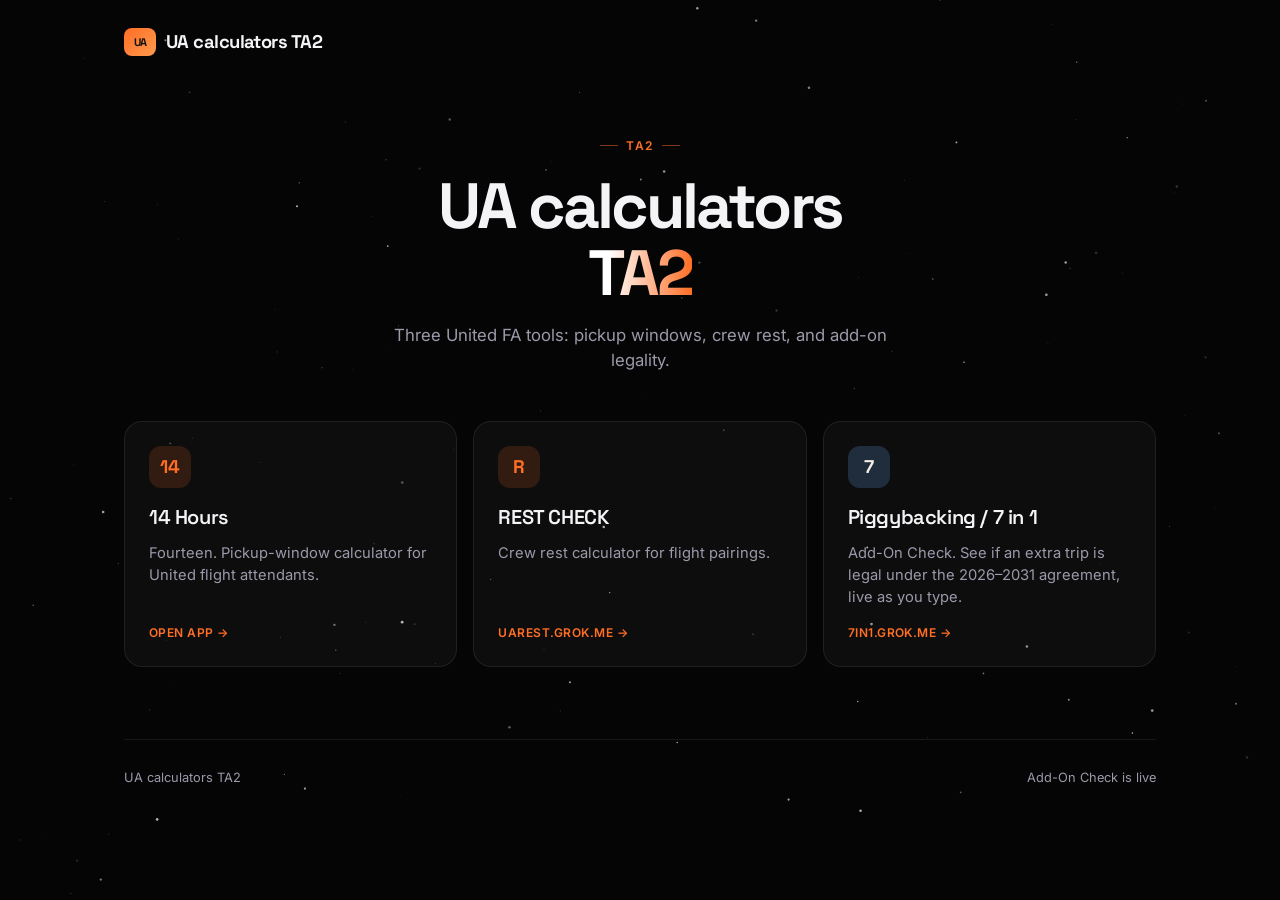
<file: index.html>
<!DOCTYPE html>
<html lang="en">
<head>
  <meta charset="utf-8" />
  <meta http-equiv="Cache-Control" content="no-cache, no-store, must-revalidate" />
  <meta name="viewport" content="width=device-width, initial-scale=1" />
  <meta name="theme-color" content="#ff6e25" />
  <link rel="manifest" href="./manifest.json" />
  <link rel="icon" href="./icon-192.png" />
  <link rel="apple-touch-icon" href="./icon-192.png" />
  <title>UA calculators TA2</title>
  <meta name="description" content="UA calculators TA2 — 14 Hours, REST CHECK, and Piggybacking / 7 in 1." />
  <link rel="preconnect" href="https://fonts.googleapis.com" />
  <link rel="preconnect" href="https://fonts.gstatic.com" crossorigin />
  <link href="https://fonts.googleapis.com/css2?family=Inter:wght@400;500;600&family=Space+Grotesk:wght@600;700&display=swap" rel="stylesheet" />
  <style>
    :root {
      --bg: #050506;
      --card: rgba(255, 255, 255, 0.035);
      --card-hover: rgba(255, 255, 255, 0.06);
      --border: rgba(255, 255, 255, 0.08);
      --text: #f4f4f7;
      --muted: #9a9aaa;
      --accent: #ff6e25;
      --accent-dim: rgba(255, 110, 37, 0.15);
      --navy: #243447;
      --glow: 0 0 40px rgba(255, 110, 37, 0.12);
    }
    * { box-sizing: border-box; margin: 0; padding: 0; }
    html, body { min-height: 100%; }
    body {
      font-family: Inter, system-ui, sans-serif;
      background: var(--bg);
      color: var(--text);
      line-height: 1.5;
    }
    canvas#stars {
      position: fixed;
      inset: 0;
      z-index: 0;
      pointer-events: none;
    }
    .wrap {
      position: relative;
      z-index: 1;
      max-width: 1080px;
      margin: 0 auto;
      padding: 0 24px 80px;
    }
    header {
      display: flex;
      align-items: center;
      justify-content: space-between;
      padding: 28px 0 8px;
    }
    .brand {
      font-family: "Space Grotesk", sans-serif;
      font-weight: 700;
      font-size: 1.15rem;
      letter-spacing: -0.03em;
      display: flex;
      align-items: center;
      gap: 10px;
      text-decoration: none;
      color: var(--text);
    }
    .brand-mark {
      width: 32px;
      height: 28px;
      border-radius: 8px;
      background: linear-gradient(135deg, var(--accent), #ff9a4d);
      display: grid;
      place-items: center;
      font-size: 11px;
      font-weight: 700;
      color: #111;
    }
    .hero {
      text-align: center;
      padding: 64px 0 48px;
    }
    .eyebrow {
      display: inline-flex;
      align-items: center;
      gap: 8px;
      font-size: 0.75rem;
      font-weight: 600;
      letter-spacing: 0.14em;
      text-transform: uppercase;
      color: var(--accent);
      margin-bottom: 18px;
    }
    .eyebrow::before, .eyebrow::after {
      content: "";
      width: 18px;
      height: 1px;
      background: var(--accent);
      opacity: 0.5;
    }
    h1 {
      font-family: "Space Grotesk", sans-serif;
      font-size: clamp(2.4rem, 6.5vw, 4rem);
      font-weight: 700;
      letter-spacing: -0.045em;
      line-height: 1.05;
      margin-bottom: 16px;
    }
    h1 span {
      background: linear-gradient(90deg, #fff 20%, var(--accent) 100%);
      -webkit-background-clip: text;
      background-clip: text;
      color: transparent;
    }
    .hero p {
      max-width: 520px;
      margin: 0 auto;
      color: var(--muted);
      font-size: 1.05rem;
    }
    .grid {
      display: grid;
      grid-template-columns: repeat(auto-fit, minmax(280px, 1fr));
      gap: 16px;
    }
    .card {
      background: var(--card);
      border: 1px solid var(--border);
      border-radius: 18px;
      padding: 24px;
      text-decoration: none;
      color: inherit;
      display: flex;
      flex-direction: column;
      gap: 10px;
      transition: background 0.2s, border-color 0.2s, transform 0.2s;
      min-height: 240px;
    }
    .card:hover {
      background: var(--card-hover);
      border-color: rgba(255, 110, 37, 0.25);
      transform: translateY(-3px);
    }
    .card-icon {
      width: 42px;
      height: 42px;
      border-radius: 12px;
      background: var(--accent-dim);
      display: grid;
      place-items: center;
      font-size: 1.15rem;
      font-weight: 700;
      font-family: "Space Grotesk", sans-serif;
      color: var(--accent);
      margin-bottom: 4px;
    }
    .card.live .card-icon {
      background: rgba(36, 52, 71, 0.85);
      color: #f4efe6;
    }
    .card h2 {
      font-family: "Space Grotesk", sans-serif;
      font-size: 1.25rem;
      font-weight: 600;
      letter-spacing: -0.02em;
    }
    .card p { color: var(--muted); font-size: 0.92rem; flex: 1; }
    .card-meta {
      font-size: 0.75rem;
      color: var(--accent);
      font-weight: 600;
      letter-spacing: 0.04em;
      text-transform: uppercase;
      margin-top: 6px;
    }
    footer {
      margin-top: 72px;
      padding-top: 28px;
      border-top: 1px solid var(--border);
      color: var(--muted);
      font-size: 0.8rem;
      display: flex;
      justify-content: space-between;
      gap: 12px;
      flex-wrap: wrap;
    }
    footer a { color: var(--muted); text-decoration: none; }
    footer a:hover { color: var(--text); }
    @media (max-width: 600px) {
      .hero { padding: 44px 0 36px; }
      header { padding-top: 20px; }
    }
  </style>
</head>
<body>
  <canvas id="stars" aria-hidden="true"></canvas>
  <div class="wrap">
    <header>
      <a class="brand" href="./">
        <span class="brand-mark">UA</span>
        UA calculators TA2
      </a>
    </header>
    <section class="hero">
      <div class="eyebrow">TA2</div>
      <h1>UA calculators<br /><span>TA2</span></h1>
      <p>Three United FA tools: pickup windows, crew rest, and add-on legality.</p>
    </section>
    <div class="grid">
      <a class="card" href="./fourteen.html">
        <div class="card-icon">14</div>
        <h2>14 Hours</h2>
        <p>Fourteen. Pickup-window calculator for United flight attendants.</p>
        <div class="card-meta">Open app →</div>
      </a>
      <a class="card" href="https://uarest.grok.me" target="_blank" rel="noopener">
        <div class="card-icon">R</div>
        <h2>REST CHECK</h2>
        <p>Crew rest calculator for flight pairings.</p>
        <div class="card-meta">uarest.grok.me →</div>
      </a>
      <a class="card live" href="https://7in1.grok.me" target="_blank" rel="noopener">
        <div class="card-icon">7</div>
        <h2>Piggybacking / 7 in 1</h2>
        <p>Add-On Check. See if an extra trip is legal under the 2026–2031 agreement, live as you type.</p>
        <div class="card-meta">7in1.grok.me →</div>
      </a>
    </div>
    <footer>
      <span>UA calculators TA2</span>
      <a href="https://7in1.grok.me" target="_blank" rel="noopener">Add-On Check is live</a>
    </footer>
  </div>
  <script>
    const c = document.getElementById("stars");
    const ctx = c.getContext("2d");
    let w, h, stars = [];
    function resize() {
      w = c.width = innerWidth;
      h = c.height = innerHeight;
      stars = Array.from({ length: Math.min(160, Math.floor(w * h / 9000)) }, () => ({
        x: Math.random() * w, y: Math.random() * h,
        r: Math.random() * 1.2 + 0.2, a: Math.random(),
        s: Math.random() * 0.008 + 0.002
      }));
    }
    function draw() {
      ctx.clearRect(0, 0, w, h);
      for (const s of stars) {
        s.a += s.s;
        const alpha = 0.15 + 0.55 * (0.5 + 0.5 * Math.sin(s.a * 6));
        ctx.beginPath();
        ctx.arc(s.x, s.y, s.r, 0, Math.PI * 2);
        ctx.fillStyle = `rgba(255,255,255,${alpha})`;
        ctx.fill();
      }
      requestAnimationFrame(draw);
    }
    resize();
    addEventListener("resize", resize);
    draw();
  </script>
</body>
</html>
</file>
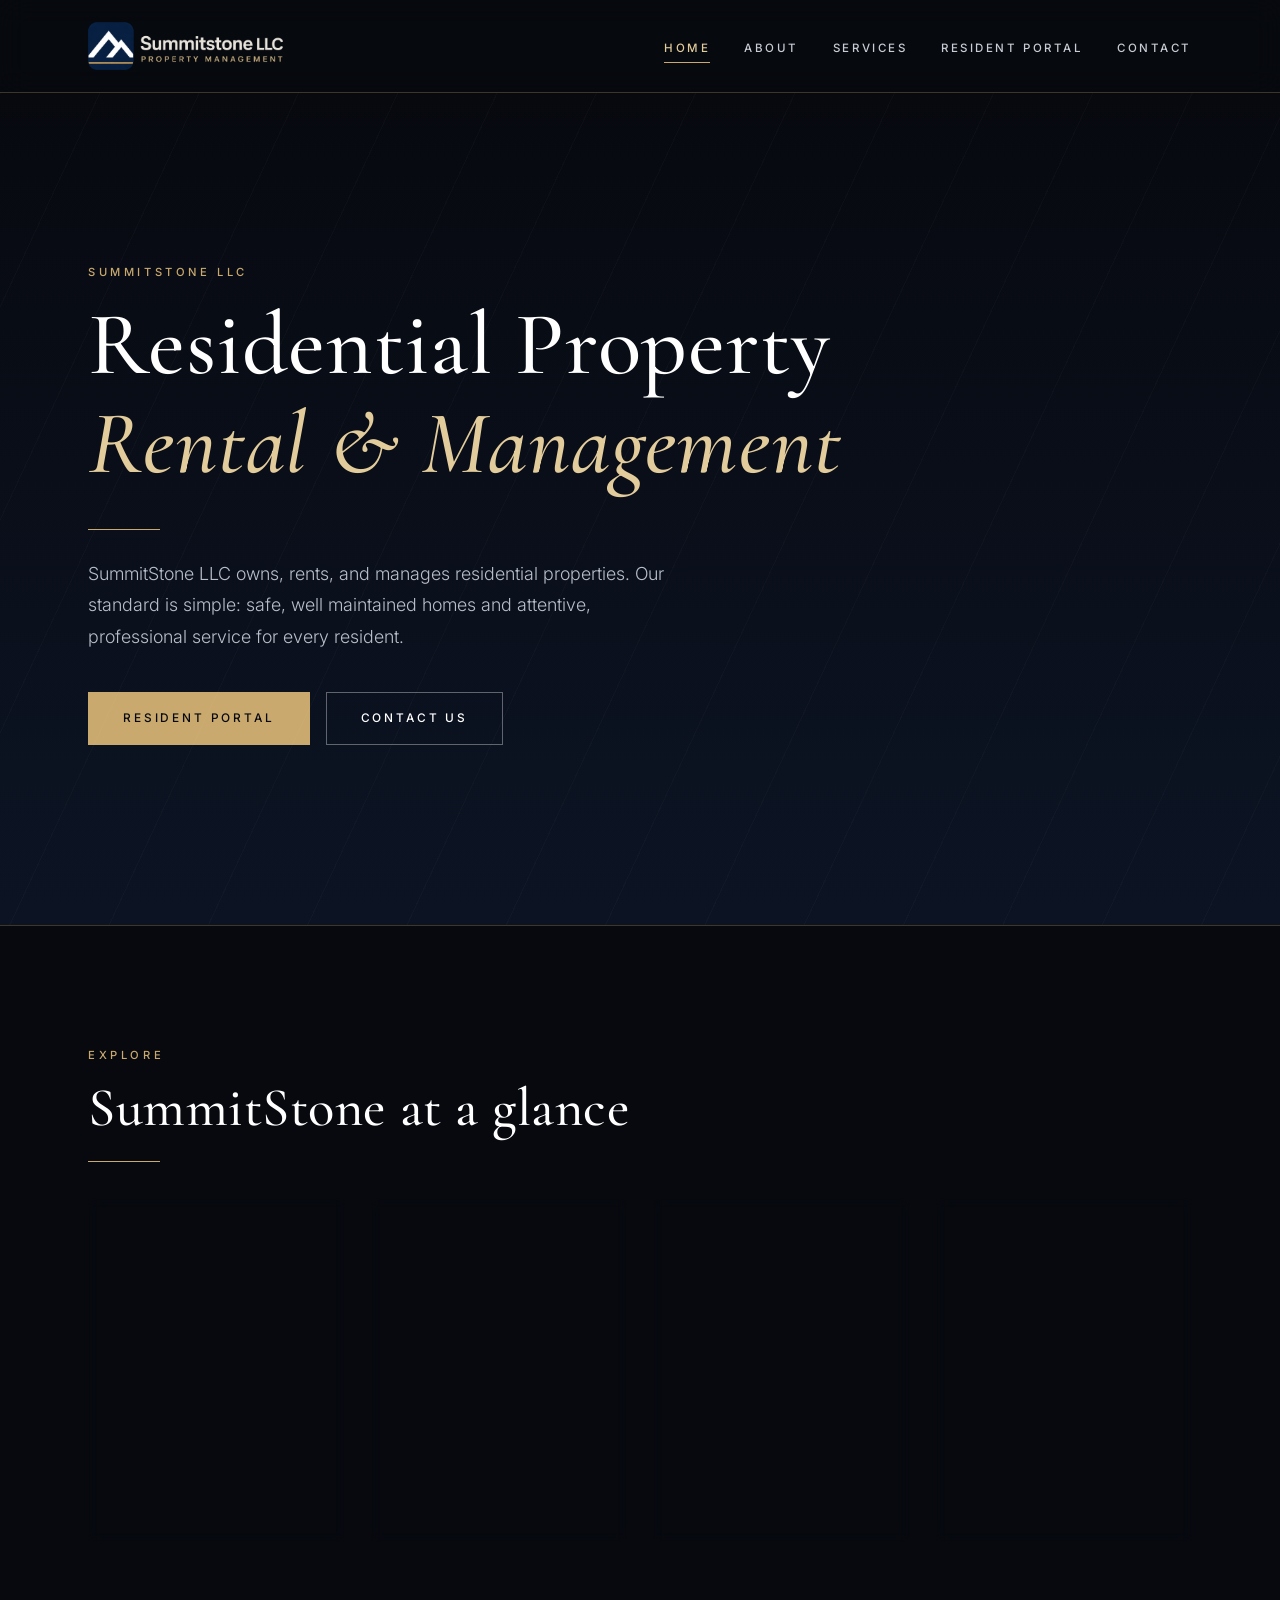
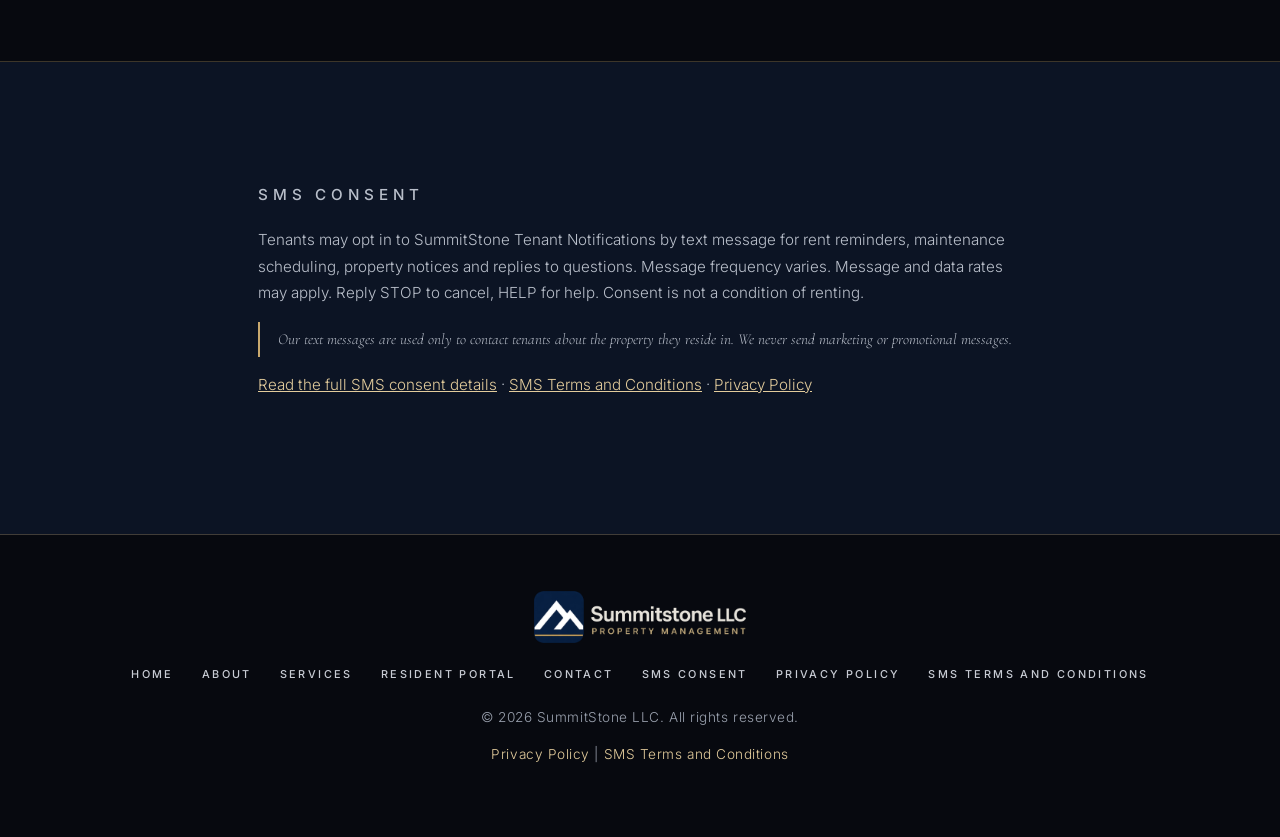
<file: summitstone/index.html>
<!DOCTYPE html>
<html lang="en"><head><meta charset="utf-8"><meta name="viewport" content="width=device-width, initial-scale=1">
<title>SummitStone LLC | Residential Property Rental and Management</title>
<meta name="description" content="SummitStone LLC provides residential property rental and management services.">
<link rel="icon" href="assets/logo.png">
<link rel="preconnect" href="https://fonts.googleapis.com"><link rel="preconnect" href="https://fonts.gstatic.com" crossorigin>
<link href="https://fonts.googleapis.com/css2?family=Cormorant+Garamond:ital,wght@0,500;0,600;1,500&family=Inter:wght@300;400;500;600&display=swap" rel="stylesheet">
<link rel="stylesheet" href="style.css"></head>
<body>
<a class="skip" href="#main">Skip to content</a>
<header class="topbar" id="top"><div class="wrap bar">
<a href="index.html" class="brand" aria-label="SummitStone LLC home"><img class="logo" src="assets/logo-light.png" alt="SummitStone LLC, Property Management" width="1107" height="272"></a>
<button class="menu-btn" aria-expanded="false" aria-controls="nav" aria-label="Open menu"><span></span><span></span><span></span></button>
<nav id="nav" aria-label="Main"><a href="index.html" class="active" aria-current="page">Home</a><a href="about.html">About</a><a href="services.html">Services</a><a href="resident-portal.html">Resident Portal</a><a href="contact.html">Contact</a></nav>
</div></header>
<main id="main">
<section class="hero"><div class="wrap">
<p class="eyebrow reveal">SummitStone LLC</p>
<h1 class="reveal">Residential Property<br><em class="gold">Rental &amp; Management</em></h1><span class="rule reveal" aria-hidden="true"></span>
<p class="lead reveal">SummitStone LLC owns, rents, and manages residential properties. Our standard is simple: safe, well maintained homes and attentive, professional service for every resident.</p>
<div class="cta reveal"><a class="btn gold-btn" href="resident-portal.html">Resident Portal</a><a class="btn ghost" href="contact.html">Contact Us</a></div>
</div></section>
<section class="block"><div class="wrap">
<p class="eyebrow reveal">Explore</p><h2 class="reveal">SummitStone at a glance</h2><span class="rule reveal" aria-hidden="true"></span>
<div class="cards teasers">
<a class="card tcard reveal" href="about.html"><span class="pnum">01</span><h3>About</h3><p>Who we are and the standard we hold for every home.</p><span class="more">Learn more</span></a>
<a class="card tcard reveal" href="services.html"><span class="pnum">02</span><h3>Services</h3><p>Residential rentals, property management and resident support.</p><span class="more">View services</span></a>
<a class="card tcard reveal" href="resident-portal.html"><span class="pnum">03</span><h3>Resident Portal</h3><p>Sign in, pay rent through TurboTenant or Zelle, and request maintenance.</p><span class="more">Open portal</span></a>
<a class="card tcard reveal" href="contact.html"><span class="pnum">04</span><h3>Contact</h3><p>Questions about a home or your lease? Send us a message.</p><span class="more">Get in touch</span></a>
</div></div></section>
<section id="sms-consent" class="block alt sms-note"><div class="wrap narrow reveal">
<p class="eyebrow">SMS Consent</p>
<p>Tenants may opt in to SummitStone Tenant Notifications by text message for rent reminders, maintenance scheduling, property notices and replies to questions. Message frequency varies. Message and data rates may apply. Reply STOP to cancel, HELP for help. Consent is not a condition of renting.</p>
<p class="sms-promise">Our text messages are used only to contact tenants about the property they reside in. We never send marketing or promotional messages.</p>
<p><a href="sms-consent.html">Read the full SMS consent details</a> &middot; <a href="terms.html">SMS Terms and Conditions</a> &middot; <a href="privacy.html">Privacy Policy</a></p>
</div></section>
</main>
<footer class="foot"><div class="wrap"><img src="assets/logo-light.png" alt="SummitStone LLC" class="foot-logo" width="1107" height="272">
<nav class="foot-nav" aria-label="Footer"><a href="index.html">Home</a><a href="about.html">About</a><a href="services.html">Services</a><a href="resident-portal.html">Resident Portal</a><a href="contact.html">Contact</a><a href="sms-consent.html">SMS Consent</a><a href="privacy.html">Privacy Policy</a><a href="terms.html">SMS Terms and Conditions</a></nav>
<p>&copy; 2026 SummitStone LLC. All rights reserved.</p><p><a href="privacy.html">Privacy Policy</a> | <a href="terms.html">SMS Terms and Conditions</a></p></div></footer>
<script src="main.js"></script>
</body></html>
</file>
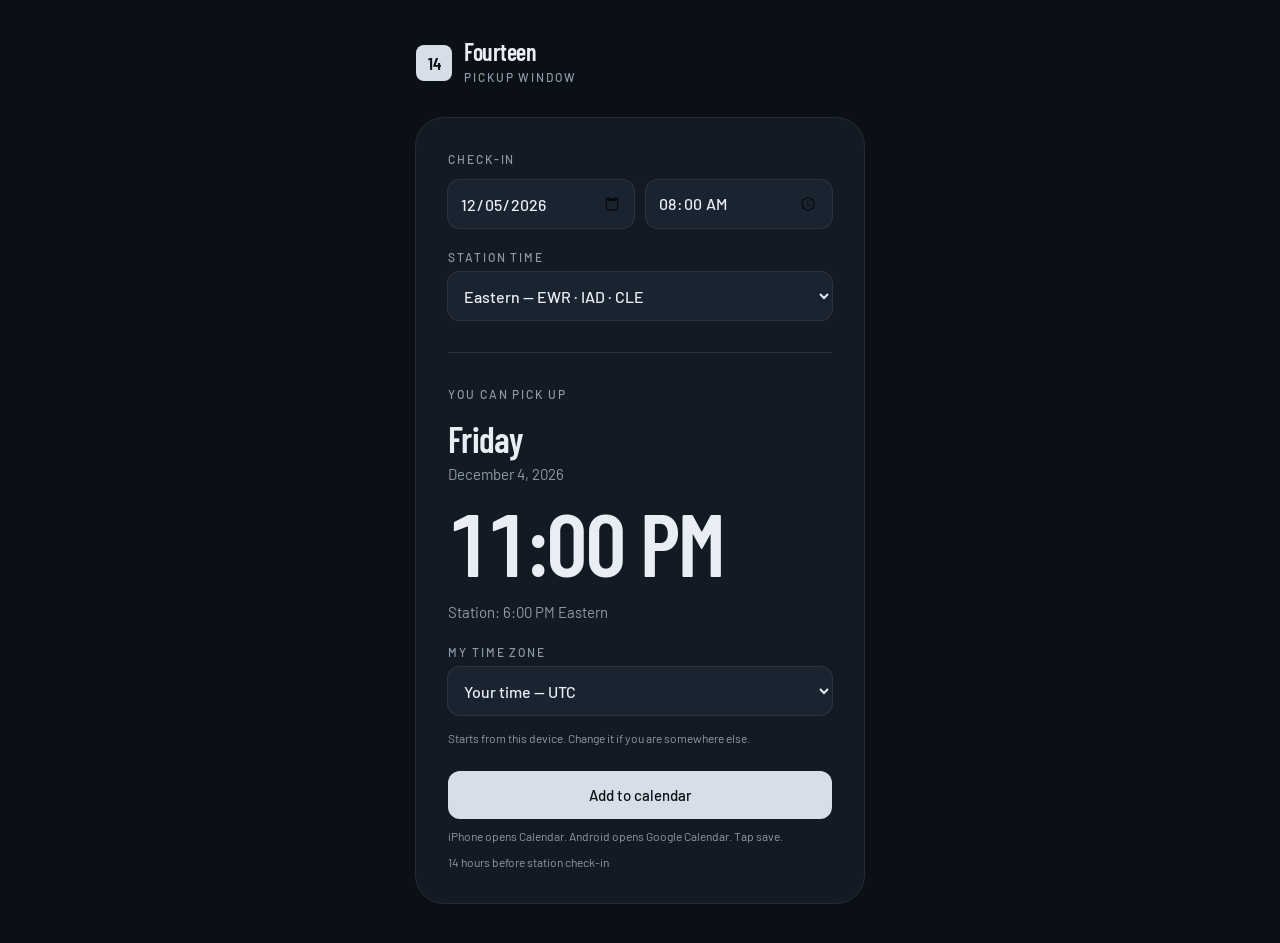
<file: fourteen.html>
<!DOCTYPE html>
<html lang="en">
<head>
  <meta charset="utf-8" />
  <meta name="viewport" content="width=device-width, initial-scale=1, viewport-fit=cover" />
  <title>Fourteen</title>
  <meta name="theme-color" content="#0b1016" />
  <link rel="preconnect" href="https://fonts.googleapis.com" />
  <link rel="preconnect" href="https://fonts.gstatic.com" crossorigin />
  <link href="https://fonts.googleapis.com/css2?family=Barlow:wght@400;500;600&family=Barlow+Condensed:wght@600;700&display=swap" rel="stylesheet" />
  <style>
    :root {
      --bg: #0b1016;
      --fg: #e9eef4;
      --card: #131a24;
      --muted: #1a2330;
      --muted-fg: #8d9aa8;
      --primary: #d6dee8;
      --primary-fg: #0b1016;
      --border: rgba(233, 238, 244, 0.12);
      --ring: #d6dee8;
      --radius: 12px;
      --radius-card: 28px;
      --font: "Barlow", "Segoe UI", system-ui, sans-serif;
      --display: "Barlow Condensed", "Segoe UI", system-ui, sans-serif;
    }
    * { box-sizing: border-box; }
    html, body {
      margin: 0;
      min-height: 100%;
      background: var(--bg);
      color: var(--fg);
      font-family: var(--font);
      line-height: 1.5;
      color-scheme: dark;
      -webkit-font-smoothing: antialiased;
    }
    body {
      display: flex;
      align-items: center;
      justify-content: center;
      padding: 40px 20px calc(40px + env(safe-area-inset-bottom));
    }
    main { width: 100%; max-width: 28rem; }
    .brand { display: flex; align-items: center; gap: 12px; margin-bottom: 32px; }
    .mark {
      width: 36px; height: 36px; border-radius: 8px;
      background: var(--primary); color: var(--primary-fg);
      display: flex; align-items: center; justify-content: center;
      font-family: var(--display); font-weight: 600; font-size: 1.125rem;
    }
    h1 {
      margin: 0;
      font-family: var(--display);
      font-size: 1.5rem;
      font-weight: 600;
      letter-spacing: -0.02em;
      line-height: 1;
    }
    .sub {
      margin: 4px 0 0;
      font-size: 0.75rem;
      font-weight: 500;
      letter-spacing: 0.16em;
      text-transform: uppercase;
      color: var(--muted-fg);
    }
    .card {
      background: var(--card);
      border-radius: var(--radius-card);
      padding: 32px;
      box-shadow: 0 0 0 1px var(--border);
    }
    .label {
      margin: 0;
      font-size: 0.75rem;
      font-weight: 500;
      letter-spacing: 0.16em;
      text-transform: uppercase;
      color: var(--muted-fg);
    }
    .row { display: grid; grid-template-columns: 1fr 1fr; gap: 12px; margin-top: 12px; }
    .stack { display: grid; gap: 6px; margin-top: 20px; }
    input[type="date"], input[type="time"], select {
      height: 48px;
      width: 100%;
      border: 0;
      border-radius: var(--radius);
      background: var(--muted);
      color: var(--fg);
      padding: 0 12px;
      font: 500 1rem var(--font);
      box-shadow: 0 0 0 1px var(--border);
      outline: none;
    }
    input:focus-visible, select:focus-visible {
      box-shadow: 0 0 0 2px var(--bg), 0 0 0 4px var(--ring);
    }
    input::-webkit-calendar-picker-indicator {
      cursor: pointer;
      opacity: 0.7;
      filter: invert(1);
    }
    .rule { height: 1px; background: var(--border); margin: 32px 0; border: 0; }
    .weekday {
      margin: 16px 0 0;
      font-family: var(--display);
      font-size: clamp(1.75rem, 6vw, 2.25rem);
      font-weight: 600;
      letter-spacing: -0.02em;
      line-height: 1.1;
    }
    .date { margin: 4px 0 0; color: var(--muted-fg); font-size: 0.9375rem; }
    .time {
      margin: 16px 0 0;
      font-family: var(--display);
      font-size: clamp(3.5rem, 16vw, 5.5rem);
      font-weight: 600;
      letter-spacing: -0.03em;
      line-height: 0.95;
      font-variant-numeric: tabular-nums;
    }
    .station { margin: 16px 0 0; font-size: 0.9375rem; color: var(--muted-fg); }
    .hint { margin: 8px 0 0; font-size: 0.75rem; color: var(--muted-fg); }
    .btn {
      display: flex;
      align-items: center;
      justify-content: center;
      height: 48px;
      margin-top: 24px;
      border: 0;
      border-radius: var(--radius);
      background: var(--primary);
      color: var(--primary-fg);
      font: 500 0.9375rem var(--font);
      text-decoration: none;
      cursor: pointer;
    }
    .btn:active { transform: scale(0.96); }
  </style>
</head>
<body>
  <main>
    <div class="brand">
      <div class="mark">14</div>
      <div>
        <h1>Fourteen</h1>
        <p class="sub">Pickup window</p>
      </div>
    </div>
    <section class="card">
      <p class="label">Check-in</p>
      <div class="row">
        <input id="date" type="date" aria-label="Check-in date" />
        <input id="time" type="time" value="08:00" aria-label="Check-in time" />
      </div>
      <label class="stack">
        <span class="label">Station time</span>
        <select id="station"></select>
      </label>
      <hr class="rule" />
      <p class="label">You can pick up</p>
      <p class="weekday" id="weekday">—</p>
      <p class="date" id="monthDay"></p>
      <p class="time" id="clock"></p>
      <p class="station" id="stationLine"></p>
      <label class="stack">
        <span class="label">My time zone</span>
        <select id="mine" aria-label="My time zone"></select>
        <span class="hint">Starts from this device. Change it if you are somewhere else.</span>
      </label>
      <a id="cal" class="btn" href="#" hidden>Add to calendar</a>
      <p class="hint" id="calHint" hidden>iPhone opens Calendar. Android opens Google Calendar. Tap save.</p>
      <p class="hint">14 hours before station check-in</p>
    </section>
  </main>
  <script>
    var ZONES = [
      { id: "America/New_York", label: "Eastern", hubs: "EWR · IAD · CLE" },
      { id: "America/Chicago", label: "Central", hubs: "ORD · IAH" },
      { id: "America/Denver", label: "Mountain", hubs: "DEN" },
      { id: "America/Phoenix", label: "Arizona", hubs: "PHX" },
      { id: "America/Los_Angeles", label: "Pacific", hubs: "SFO · LAX" },
      { id: "America/Anchorage", label: "Alaska", hubs: "ANC" },
      { id: "Pacific/Honolulu", label: "Hawaii", hubs: "HNL" },
      { id: "America/Puerto_Rico", label: "Atlantic", hubs: "SJU" },
      { id: "Pacific/Guam", label: "Guam", hubs: "GUM" },
      { id: "Europe/London", label: "London", hubs: "LHR" },
      { id: "Europe/Berlin", label: "Central Europe", hubs: "FRA · MUC" },
      { id: "Asia/Tokyo", label: "Japan", hubs: "NRT · HND" },
      { id: "Pacific/Auckland", label: "New Zealand", hubs: "AKL" }
    ];

    var dateEl = document.getElementById("date");
    var timeEl = document.getElementById("time");
    var stationEl = document.getElementById("station");
    var mineEl = document.getElementById("mine");
    var weekdayEl = document.getElementById("weekday");
    var monthDayEl = document.getElementById("monthDay");
    var clockEl = document.getElementById("clock");
    var stationLineEl = document.getElementById("stationLine");
    var calEl = document.getElementById("cal");
    var calHintEl = document.getElementById("calHint");
    var lastOpens = null;
    var lastTitle = "Fourteen pickup";

    function detectedZone() {
      try { return Intl.DateTimeFormat().resolvedOptions().timeZone || "America/New_York"; }
      catch (e) { return "America/New_York"; }
    }

    function isApple() {
      var ua = navigator.userAgent || "";
      if (/Android/i.test(ua)) return false;
      if (/iPad|iPhone|iPod/.test(ua)) return true;
      if (navigator.platform === "MacIntel" && navigator.maxTouchPoints > 1) return true;
      return /Macintosh/.test(ua) && /Safari/.test(ua) && !/Chrome|Chromium|Edg|Firefox/.test(ua);
    }

    function zoneName(id) {
      for (var i = 0; i < ZONES.length; i++) if (ZONES[i].id === id) return ZONES[i].label;
      return id.replace(/_/g, " ").split("/").pop();
    }

    function fillSelect(el, selected) {
      var list = ZONES.slice();
      var known = false;
      for (var i = 0; i < list.length; i++) if (list[i].id === selected) known = true;
      if (!known) list.unshift({ id: selected, label: "Your time", hubs: selected.replace(/_/g, " ") });
      el.innerHTML = "";
      for (var j = 0; j < list.length; j++) {
        var opt = document.createElement("option");
        opt.value = list[j].id;
        opt.textContent = list[j].label + " — " + list[j].hubs;
        el.appendChild(opt);
      }
      el.value = selected;
    }

    function zonedCivilToDate(dateStr, timeStr, timeZone) {
      var ymd = dateStr.split("-").map(Number);
      var hm = timeStr.split(":").map(Number);
      var utcGuess = Date.UTC(ymd[0], ymd[1] - 1, ymd[2], hm[0], hm[1], 0);
      function asInZone(ms) {
        var parts = new Intl.DateTimeFormat("en-US", {
          timeZone: timeZone,
          year: "numeric", month: "2-digit", day: "2-digit",
          hour: "2-digit", minute: "2-digit", second: "2-digit", hour12: false
        }).formatToParts(new Date(ms));
        var map = {};
        for (var i = 0; i < parts.length; i++) if (parts[i].type !== "literal") map[parts[i].type] = parts[i].value;
        var h = Number(map.hour);
        if (h === 24) h = 0;
        return Date.UTC(Number(map.year), Number(map.month) - 1, Number(map.day), h, Number(map.minute), Number(map.second));
      }
      var instant = utcGuess - (asInZone(utcGuess) - utcGuess);
      instant -= asInZone(instant) - utcGuess;
      return new Date(instant);
    }

    function fmt(date, tz) {
      return {
        weekday: new Intl.DateTimeFormat("en-US", { weekday: "long", timeZone: tz }).format(date),
        monthDay: new Intl.DateTimeFormat("en-US", { month: "long", day: "numeric", year: "numeric", timeZone: tz }).format(date),
        time: new Intl.DateTimeFormat("en-US", { hour: "numeric", minute: "2-digit", hour12: true, timeZone: tz }).format(date)
      };
    }

    function utcStamp(date) {
      return date.toISOString().replace(/[-:]/g, "").replace(/\.\d{3}Z$/, "Z");
    }

    function calendarIcs(start, title) {
      var end = new Date(start.getTime() + 15 * 60 * 1000);
      return [
        "BEGIN:VCALENDAR",
        "VERSION:2.0",
        "PRODID:-//Kit//Fourteen//EN",
        "CALSCALE:GREGORIAN",
        "METHOD:PUBLISH",
        "BEGIN:VEVENT",
        "UID:fourteen-" + start.getTime() + "@kit.local",
        "DTSTAMP:" + utcStamp(new Date()),
        "DTSTART:" + utcStamp(start),
        "DTEND:" + utcStamp(end),
        "SUMMARY:" + title,
        "DESCRIPTION:Pickup window opens — 14 hours before check-in",
        "BEGIN:VALARM",
        "ACTION:DISPLAY",
        "DESCRIPTION:" + title,
        "TRIGGER:PT0S",
        "END:VALARM",
        "END:VEVENT",
        "END:VCALENDAR"
      ].join("\r\n");
    }

    function googleCalHref(start, title) {
      var end = new Date(start.getTime() + 15 * 60 * 1000);
      return "https://calendar.google.com/calendar/render?action=TEMPLATE&text=" +
        encodeURIComponent(title) +
        "&dates=" + utcStamp(start) + "/" + utcStamp(end) +
        "&details=" + encodeURIComponent("Pickup window opens — 14 hours before check-in");
    }

    function icsHref(start, title) {
      return "data:text/calendar;charset=utf-8," + encodeURIComponent(calendarIcs(start, title));
    }

    (function init() {
      var d = new Date();
      d.setDate(d.getDate() + 1);
      dateEl.value = d.getFullYear() + "-" + String(d.getMonth() + 1).padStart(2, "0") + "-" + String(d.getDate()).padStart(2, "0");
      var home = detectedZone();
      var savedMine = null;
      var savedStation = null;
      try {
        savedMine = localStorage.getItem("fourteen-my-zone");
        savedStation = localStorage.getItem("fourteen-station-zone");
      } catch (e) {}
      fillSelect(stationEl, savedStation || "America/New_York");
      fillSelect(mineEl, savedMine || home);
    })();

    function render() {
      var date = dateEl.value;
      var time = timeEl.value;
      var station = stationEl.value;
      var mine = mineEl.value;
      if (!date || !time) {
        weekdayEl.textContent = "—";
        monthDayEl.textContent = "";
        clockEl.textContent = "";
        stationLineEl.textContent = "";
        calEl.hidden = true;
        calHintEl.hidden = true;
        lastOpens = null;
        return;
      }
      lastOpens = new Date(zonedCivilToDate(date, time, station).getTime() - 14 * 60 * 60 * 1000);
      var mineFmt = fmt(lastOpens, mine);
      var stFmt = fmt(lastOpens, station);
      weekdayEl.textContent = mineFmt.weekday;
      monthDayEl.textContent = mineFmt.monthDay;
      clockEl.textContent = mineFmt.time;
      lastTitle = "Fourteen pickup " + mineFmt.weekday;
      if (station !== mine) {
        var extra = stFmt.monthDay !== mineFmt.monthDay ? " · " + stFmt.weekday : "";
        stationLineEl.textContent = "Station: " + stFmt.time + " " + zoneName(station) + extra;
      } else {
        stationLineEl.textContent = "";
      }
      if (isApple()) {
        calEl.href = icsHref(lastOpens, lastTitle);
        calEl.removeAttribute("target");
      } else {
        calEl.href = googleCalHref(lastOpens, lastTitle);
        calEl.target = "_blank";
        calEl.rel = "noopener noreferrer";
      }
      calEl.hidden = false;
      calHintEl.hidden = false;
    }

    dateEl.addEventListener("input", render);
    timeEl.addEventListener("input", render);
    stationEl.addEventListener("change", function () {
      try { localStorage.setItem("fourteen-station-zone", stationEl.value); } catch (e) {}
      render();
    });
    mineEl.addEventListener("change", function () {
      try { localStorage.setItem("fourteen-my-zone", mineEl.value); } catch (e) {}
      render();
    });
    render();
  </script>
</body>
</html>
</file>
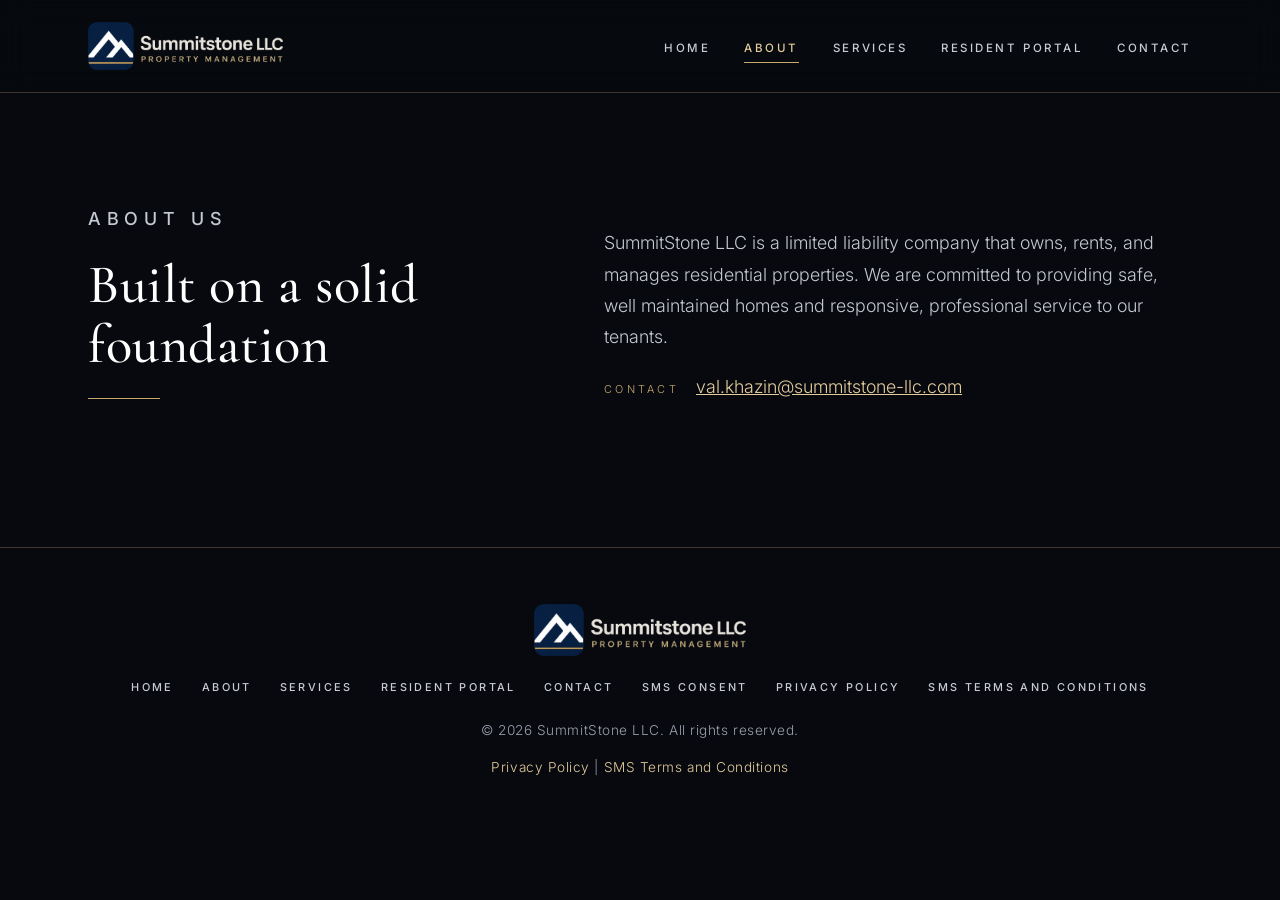
<file: summitstone/about.html>
<!DOCTYPE html>
<html lang="en"><head><meta charset="utf-8"><meta name="viewport" content="width=device-width, initial-scale=1">
<title>About | SummitStone LLC</title>
<meta name="description" content="About SummitStone LLC, a residential property rental and management company.">
<link rel="icon" href="assets/logo.png">
<link rel="preconnect" href="https://fonts.googleapis.com"><link rel="preconnect" href="https://fonts.gstatic.com" crossorigin>
<link href="https://fonts.googleapis.com/css2?family=Cormorant+Garamond:ital,wght@0,500;0,600;1,500&family=Inter:wght@300;400;500;600&display=swap" rel="stylesheet">
<link rel="stylesheet" href="style.css"></head>
<body>
<a class="skip" href="#main">Skip to content</a>
<header class="topbar" id="top"><div class="wrap bar">
<a href="index.html" class="brand" aria-label="SummitStone LLC home"><img class="logo" src="assets/logo-light.png" alt="SummitStone LLC, Property Management" width="1107" height="272"></a>
<button class="menu-btn" aria-expanded="false" aria-controls="nav" aria-label="Open menu"><span></span><span></span><span></span></button>
<nav id="nav" aria-label="Main"><a href="index.html">Home</a><a href="about.html" class="active" aria-current="page">About</a><a href="services.html">Services</a><a href="resident-portal.html">Resident Portal</a><a href="contact.html">Contact</a></nav>
</div></header>
<main id="main">
<section id="about" class="block first"><div class="wrap grid2">
<div class="reveal"><p class="eyebrow">About Us</p><h2>Built on a solid foundation</h2><span class="rule reveal" aria-hidden="true"></span></div>
<div class="reveal"><p>SummitStone LLC is a limited liability company that owns, rents, and manages residential properties. We are committed to providing safe, well maintained homes and responsive, professional service to our tenants.</p><p class="about-contact"><span class="opt">Contact</span> <a href="mailto:val.khazin@summitstone-llc.com">val.khazin@summitstone-llc.com</a></p></div>
</div></section>
</main>
<footer class="foot"><div class="wrap"><img src="assets/logo-light.png" alt="SummitStone LLC" class="foot-logo" width="1107" height="272">
<nav class="foot-nav" aria-label="Footer"><a href="index.html">Home</a><a href="about.html">About</a><a href="services.html">Services</a><a href="resident-portal.html">Resident Portal</a><a href="contact.html">Contact</a><a href="sms-consent.html">SMS Consent</a><a href="privacy.html">Privacy Policy</a><a href="terms.html">SMS Terms and Conditions</a></nav>
<p>&copy; 2026 SummitStone LLC. All rights reserved.</p><p><a href="privacy.html">Privacy Policy</a> | <a href="terms.html">SMS Terms and Conditions</a></p></div></footer>
<script src="main.js"></script>
</body></html>
</file>
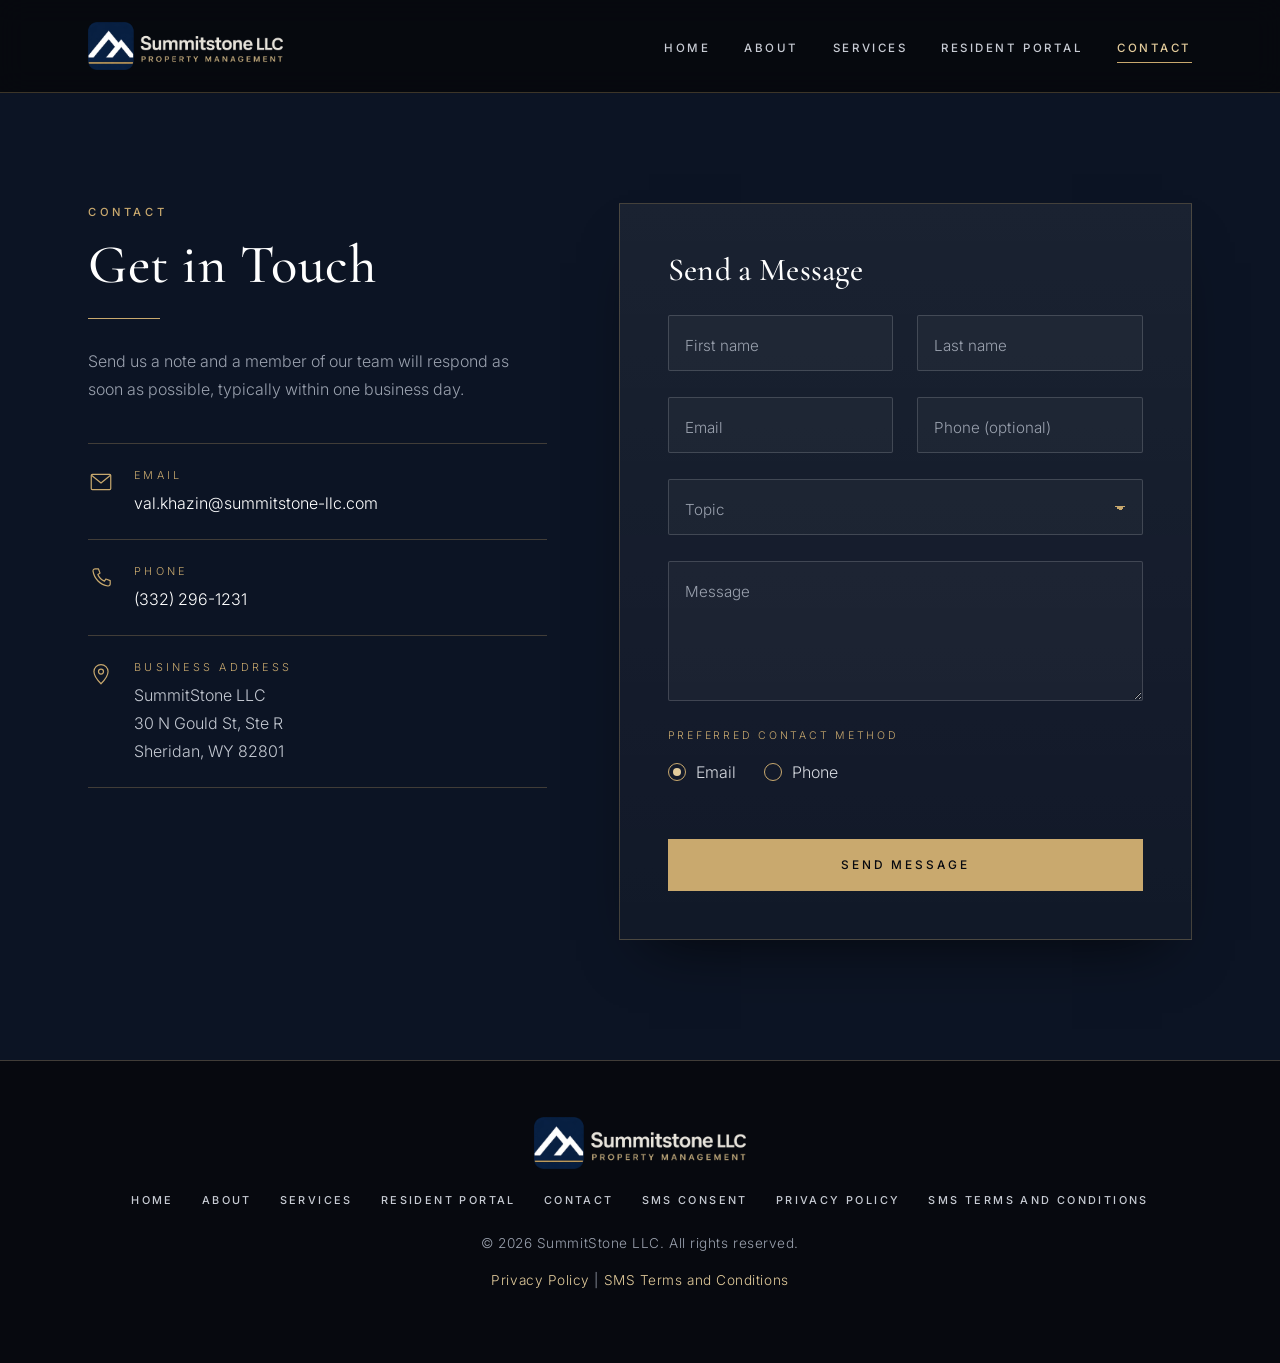
<file: summitstone/contact.html>
<!DOCTYPE html>
<html lang="en"><head><meta charset="utf-8"><meta name="viewport" content="width=device-width, initial-scale=1">
<title>Contact | SummitStone LLC</title>
<meta name="description" content="Contact SummitStone LLC by email, phone or our contact form.">
<link rel="icon" href="assets/logo.png">
<link rel="preconnect" href="https://fonts.googleapis.com"><link rel="preconnect" href="https://fonts.gstatic.com" crossorigin>
<link href="https://fonts.googleapis.com/css2?family=Cormorant+Garamond:ital,wght@0,500;0,600;1,500&family=Inter:wght@300;400;500;600&display=swap" rel="stylesheet">
<link rel="stylesheet" href="style.css"></head>
<body>
<a class="skip" href="#main">Skip to content</a>
<header class="topbar" id="top"><div class="wrap bar">
<a href="index.html" class="brand" aria-label="SummitStone LLC home"><img class="logo" src="assets/logo-light.png" alt="SummitStone LLC, Property Management" width="1107" height="272"></a>
<button class="menu-btn" aria-expanded="false" aria-controls="nav" aria-label="Open menu"><span></span><span></span><span></span></button>
<nav id="nav" aria-label="Main"><a href="index.html">Home</a><a href="about.html">About</a><a href="services.html">Services</a><a href="resident-portal.html">Resident Portal</a><a href="contact.html" class="active" aria-current="page">Contact</a></nav>
</div></header>
<main id="main">
<section id="contact" class="block first alt"><div class="wrap contact-grid">
<div class="contact-info reveal">
<p class="eyebrow">Contact</p><h2>Get in Touch</h2><span class="rule" aria-hidden="true"></span>
<p class="muted">Send us a note and a member of our team will respond as soon as possible, typically within one business day.</p>
<ul class="clist">
<li><svg viewBox="0 0 24 24" aria-hidden="true"><rect x="3" y="5" width="18" height="14" rx="1"/><path d="M3.5 6l8.5 7 8.5-7"/></svg><div><span class="opt">Email</span><a href="mailto:val.khazin@summitstone-llc.com">val.khazin@summitstone-llc.com</a></div></li>
<li><svg viewBox="0 0 24 24" aria-hidden="true"><path d="M6.6 3.5h3l1.5 4-2 1.3a11 11 0 0 0 6.1 6.1l1.3-2 4 1.5v3a2 2 0 0 1-2 2A16.5 16.5 0 0 1 4.6 5.5a2 2 0 0 1 2-2z"/></svg><div><span class="opt">Phone</span><a href="tel:+13322961231">(332) 296-1231</a></div></li>
<li><svg viewBox="0 0 24 24" aria-hidden="true"><path d="M12 21s-6.5-6.2-6.5-11.2a6.5 6.5 0 0 1 13 0C18.5 14.8 12 21 12 21z"/><circle cx="12" cy="9.8" r="2.3"/></svg><div><span class="opt">Business Address</span><address>SummitStone LLC<br>30 N Gould St, Ste R<br>Sheridan, WY 82801</address></div></li>
</ul></div>
<div class="fcard reveal">
<form id="contact-form" class="cform" action="https://formsubmit.co/ajax/387cb8ccd90eba621fe9650d5a307b72" method="POST" novalidate>
<input type="hidden" name="_subject" value="SummitStone website inquiry">
<input type="hidden" name="_template" value="table">
<input type="hidden" name="_captcha" value="false">
<div class="hp" aria-hidden="true"><label>Leave this field empty<input type="text" name="_honey" tabindex="-1" autocomplete="off"></label></div>
<h3 class="fhead">Send a Message</h3>
<div class="frow">
<div class="fl"><input id="cf-first" name="first_name" type="text" autocomplete="given-name" placeholder=" " required aria-describedby="e-first"><label for="cf-first">First name</label><p class="emsg" id="e-first">Please enter your first name.</p></div>
<div class="fl"><input id="cf-last" name="last_name" type="text" autocomplete="family-name" placeholder=" " required aria-describedby="e-last"><label for="cf-last">Last name</label><p class="emsg" id="e-last">Please enter your last name.</p></div>
</div>
<div class="frow">
<div class="fl"><input id="cf-email" name="email" type="email" autocomplete="email" placeholder=" " required aria-describedby="e-email"><label for="cf-email">Email</label><p class="emsg" id="e-email">Please enter a valid email address.</p></div>
<div class="fl"><input id="cf-phone" name="phone" type="tel" autocomplete="tel" placeholder=" " pattern="[0-9()+. \-]{7,}" aria-describedby="e-phone"><label for="cf-phone">Phone <span class="opt-l">(optional)</span></label><p class="emsg" id="e-phone">Please enter a valid phone number.</p></div>
</div>
<div class="fl sel"><select id="cf-topic" name="topic" required aria-describedby="e-topic"><option value="" selected disabled hidden></option><option>General inquiry</option><option>Rental availability</option><option>Current resident</option><option>Maintenance</option><option>Other</option></select><label for="cf-topic">Topic</label><p class="emsg" id="e-topic">Please choose a topic.</p></div>
<div class="fl"><textarea id="cf-message" name="message" rows="5" placeholder=" " required aria-describedby="e-msg"></textarea><label for="cf-message">Message</label><p class="emsg" id="e-msg">Please enter a message.</p></div>
<fieldset class="radios"><legend>Preferred contact method</legend>
<label class="rad"><input type="radio" name="preferred_contact" value="Email" checked><span>Email</span></label>
<label class="rad"><input type="radio" name="preferred_contact" value="Phone"><span>Phone</span></label>
<p class="emsg" id="e-pref">Please add a phone number so we can call you.</p></fieldset>
<p class="ferr" role="alert" aria-live="assertive"></p>
<button type="submit" class="btn gold-btn fsubmit"><span class="btxt">Send Message</span><span class="spin" aria-hidden="true"></span></button>
</form>
<div class="thanks" id="cf-thanks" tabindex="-1" hidden>
<svg viewBox="0 0 48 48" class="tick" aria-hidden="true"><circle cx="24" cy="24" r="22"/><path d="M15 24.5l6 6 12-13"/></svg>
<p class="eyebrow">Message received</p><h3>Thank you</h3><span class="rule" aria-hidden="true"></span>
<p>Your message has been sent to SummitStone LLC. We will be in touch shortly using your preferred contact method.</p>
</div></div>
</div></section>
</main>
<footer class="foot"><div class="wrap"><img src="assets/logo-light.png" alt="SummitStone LLC" class="foot-logo" width="1107" height="272">
<nav class="foot-nav" aria-label="Footer"><a href="index.html">Home</a><a href="about.html">About</a><a href="services.html">Services</a><a href="resident-portal.html">Resident Portal</a><a href="contact.html">Contact</a><a href="sms-consent.html">SMS Consent</a><a href="privacy.html">Privacy Policy</a><a href="terms.html">SMS Terms and Conditions</a></nav>
<p>&copy; 2026 SummitStone LLC. All rights reserved.</p><p><a href="privacy.html">Privacy Policy</a> | <a href="terms.html">SMS Terms and Conditions</a></p></div></footer>
<script src="main.js"></script>
</body></html>
</file>
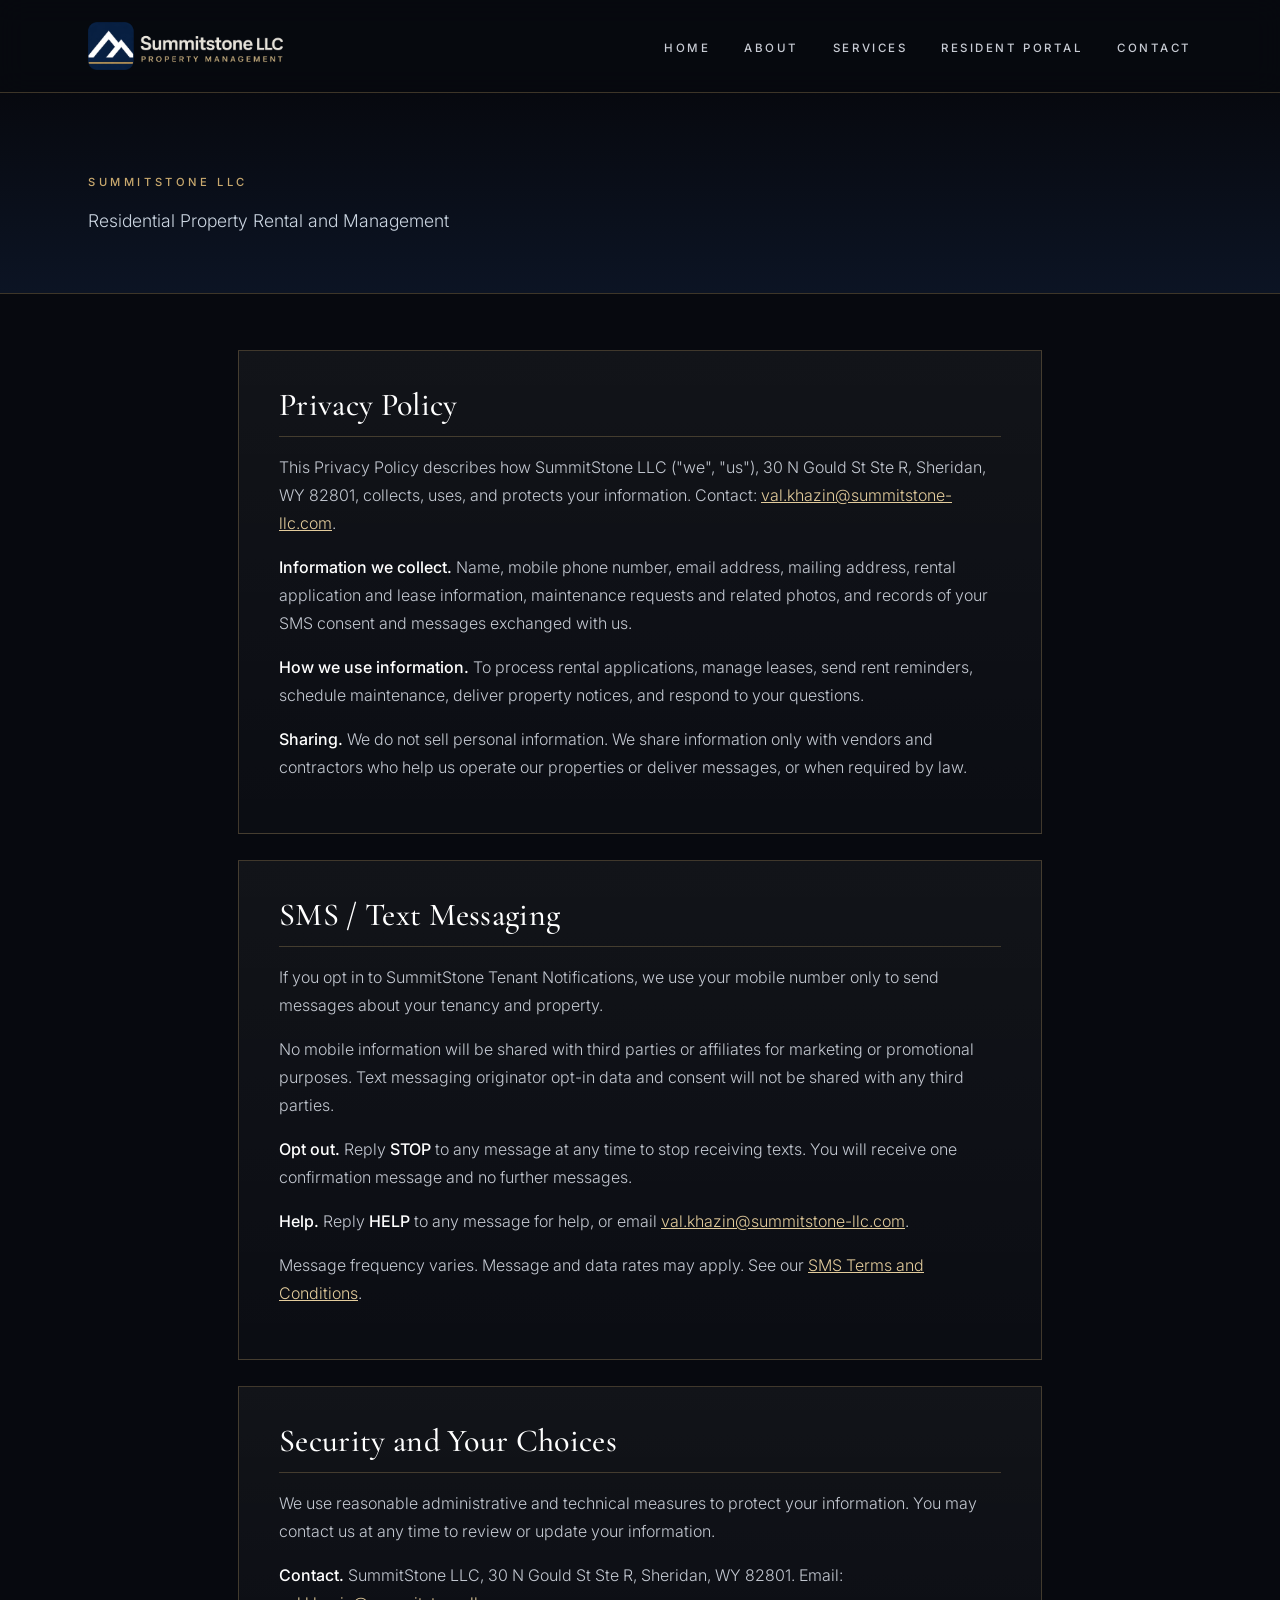
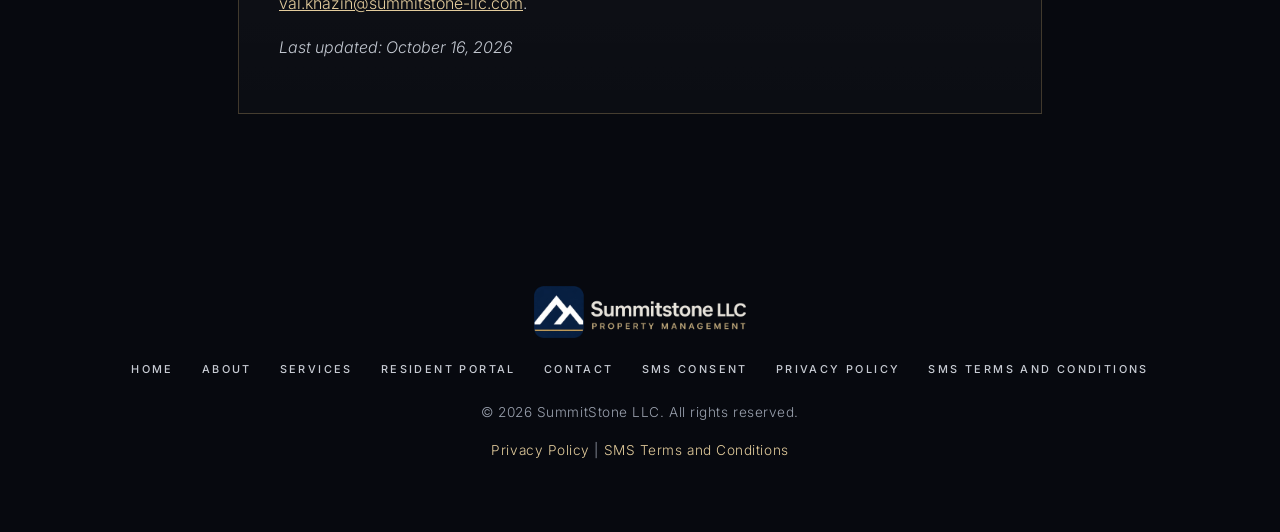
<file: summitstone/privacy.html>
<!DOCTYPE html>
<html lang="en"><head><meta charset="utf-8"><meta name="viewport" content="width=device-width, initial-scale=1">
<title>SummitStone LLC | Privacy Policy</title>
<meta name="description" content="SummitStone LLC provides residential property rental and management services.">
<link rel="icon" href="assets/logo.png">
<link href="https://fonts.googleapis.com/css2?family=Cormorant+Garamond:ital,wght@0,500;0,600;1,500&family=Inter:wght@300;400;500;600&display=swap" rel="stylesheet">
<link rel="stylesheet" href="style.css"></head>
<body>
<a class="skip" href="#main">Skip to content</a>
<header class="topbar" id="top"><div class="wrap bar">
<a href="index.html" class="brand" aria-label="SummitStone LLC home"><img class="logo" src="assets/logo-light.png" alt="SummitStone LLC, Property Management" width="1107" height="272"></a>
<button class="menu-btn" aria-expanded="false" aria-controls="nav" aria-label="Open menu"><span></span><span></span><span></span></button>
<nav id="nav" aria-label="Main"><a href="index.html">Home</a><a href="about.html">About</a><a href="services.html">Services</a><a href="resident-portal.html">Resident Portal</a><a href="contact.html">Contact</a></nav>
</div></header>
<div class="legal-hero"><div class="wrap"><p class="eyebrow">SummitStone LLC</p><p style="margin:0;font-size:1.1rem;color:#cbd5e1">Residential Property Rental and Management</p></div></div>
<main class="legal" id="main"><section id="privacy"><h2>Privacy Policy</h2>
<p>This Privacy Policy describes how SummitStone LLC ("we", "us"), 30 N Gould St Ste R, Sheridan, WY 82801, collects, uses, and protects your information. Contact: <a href="mailto:val.khazin@summitstone-llc.com">val.khazin@summitstone-llc.com</a>.</p>
<p><strong>Information we collect.</strong> Name, mobile phone number, email address, mailing address, rental application and lease information, maintenance requests and related photos, and records of your SMS consent and messages exchanged with us.</p>
<p><strong>How we use information.</strong> To process rental applications, manage leases, send rent reminders, schedule maintenance, deliver property notices, and respond to your questions.</p>
<p><strong>Sharing.</strong> We do not sell personal information. We share information only with vendors and contractors who help us operate our properties or deliver messages, or when required by law.</p></section>
<section id="sms"><h2>SMS / Text Messaging</h2>
<p>If you opt in to SummitStone Tenant Notifications, we use your mobile number only to send messages about your tenancy and property.</p>
<p>No mobile information will be shared with third parties or affiliates for marketing or promotional purposes. Text messaging originator opt-in data and consent will not be shared with any third parties.</p>
<p><strong>Opt out.</strong> Reply <strong>STOP</strong> to any message at any time to stop receiving texts. You will receive one confirmation message and no further messages.</p>
<p><strong>Help.</strong> Reply <strong>HELP</strong> to any message for help, or email <a href="mailto:val.khazin@summitstone-llc.com">val.khazin@summitstone-llc.com</a>.</p>
<p>Message frequency varies. Message and data rates may apply. See our <a href="terms.html">SMS Terms and Conditions</a>.</p></section>
<section id="security"><h2>Security and Your Choices</h2>
<p>We use reasonable administrative and technical measures to protect your information. You may contact us at any time to review or update your information.</p>
<p><strong>Contact.</strong> SummitStone LLC, 30 N Gould St Ste R, Sheridan, WY 82801. Email: <a href="mailto:val.khazin@summitstone-llc.com">val.khazin@summitstone-llc.com</a>.</p>
<p><em>Last updated: October 16, 2026</em></p></section>
</main>
<footer class="foot"><div class="wrap"><img src="assets/logo-light.png" alt="SummitStone LLC" class="foot-logo" width="1107" height="272">
<nav class="foot-nav" aria-label="Footer"><a href="index.html">Home</a><a href="about.html">About</a><a href="services.html">Services</a><a href="resident-portal.html">Resident Portal</a><a href="contact.html">Contact</a><a href="sms-consent.html">SMS Consent</a><a href="privacy.html">Privacy Policy</a><a href="terms.html">SMS Terms and Conditions</a></nav>
<p>&copy; 2026 SummitStone LLC. All rights reserved.</p><p><a href="privacy.html">Privacy Policy</a> | <a href="terms.html">SMS Terms and Conditions</a></p></div></footer>
<script src="main.js"></script>
</body></html>
</file>
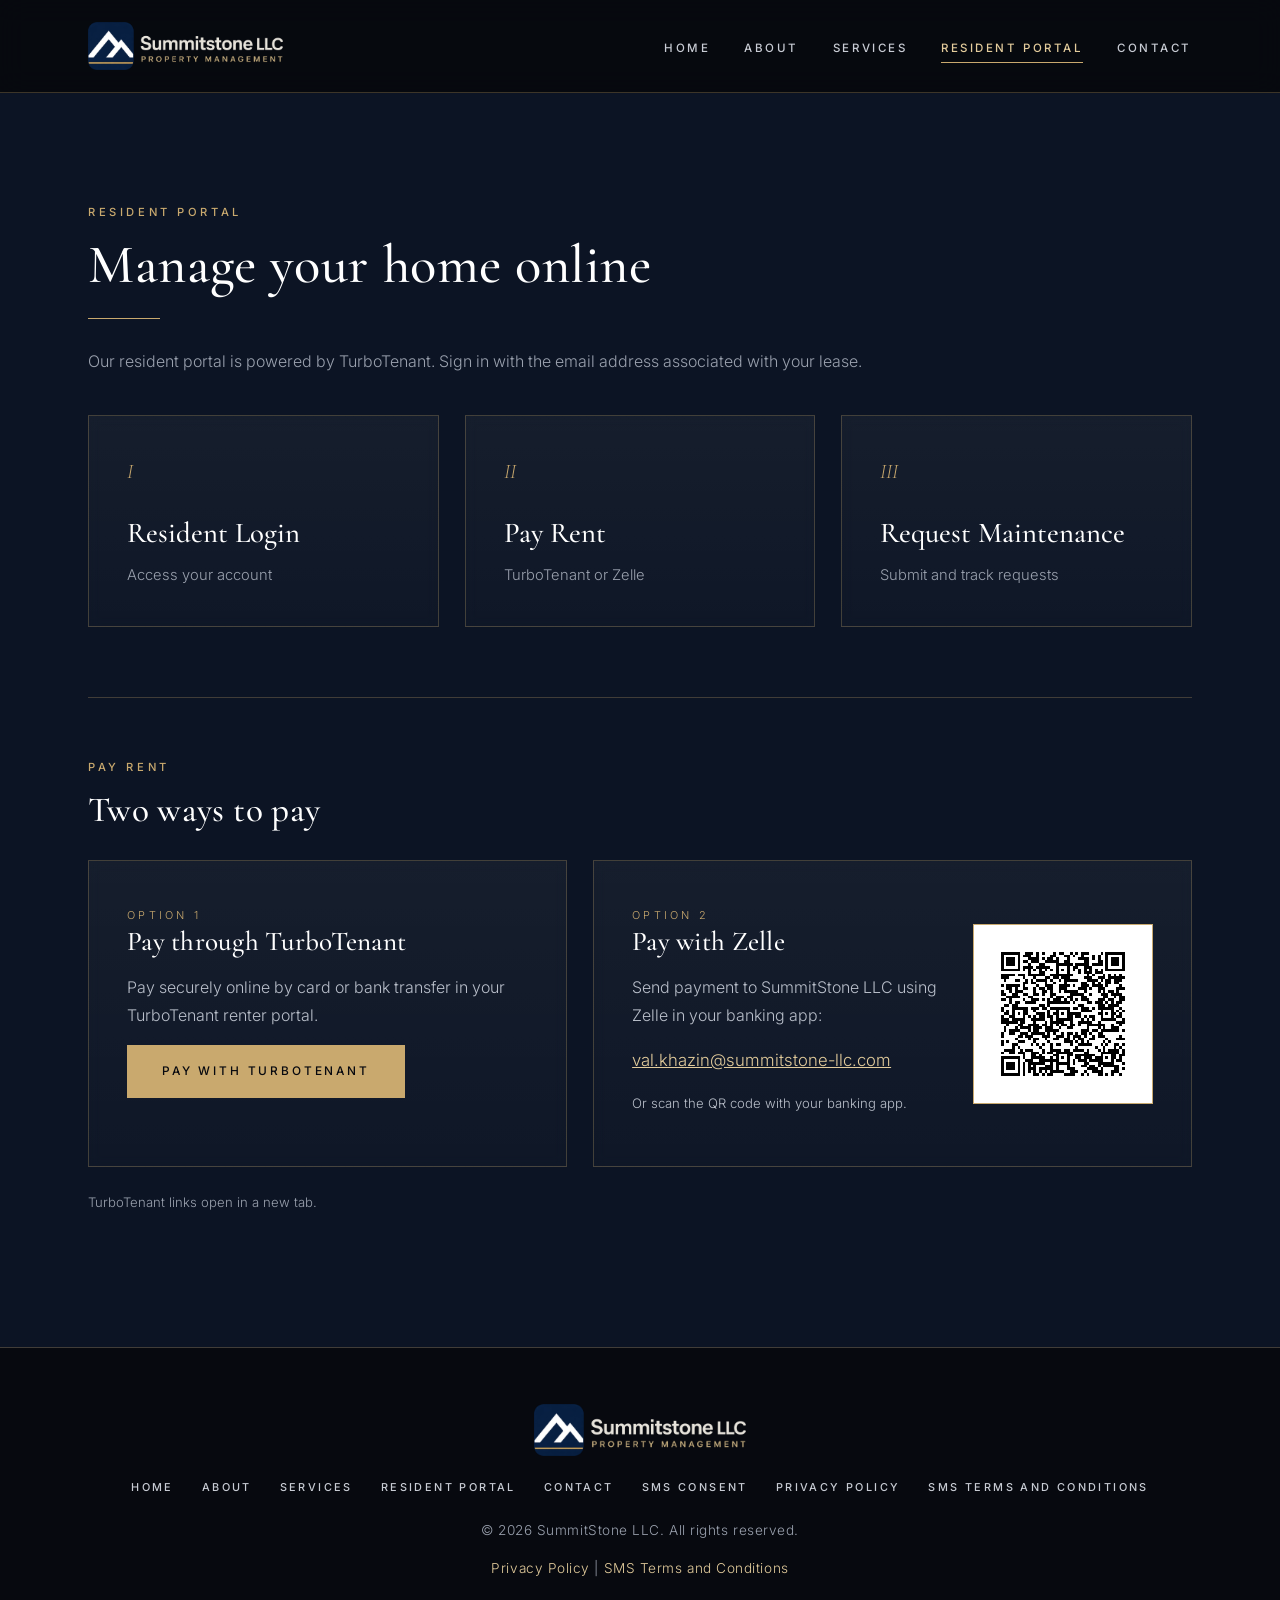
<file: summitstone/resident-portal.html>
<!DOCTYPE html>
<html lang="en"><head><meta charset="utf-8"><meta name="viewport" content="width=device-width, initial-scale=1">
<title>Resident Portal | SummitStone LLC</title>
<meta name="description" content="Resident login, rent payment by TurboTenant or Zelle, and maintenance requests for SummitStone LLC residents.">
<link rel="icon" href="assets/logo.png">
<link rel="preconnect" href="https://fonts.googleapis.com"><link rel="preconnect" href="https://fonts.gstatic.com" crossorigin>
<link href="https://fonts.googleapis.com/css2?family=Cormorant+Garamond:ital,wght@0,500;0,600;1,500&family=Inter:wght@300;400;500;600&display=swap" rel="stylesheet">
<link rel="stylesheet" href="style.css"></head>
<body>
<a class="skip" href="#main">Skip to content</a>
<header class="topbar" id="top"><div class="wrap bar">
<a href="index.html" class="brand" aria-label="SummitStone LLC home"><img class="logo" src="assets/logo-light.png" alt="SummitStone LLC, Property Management" width="1107" height="272"></a>
<button class="menu-btn" aria-expanded="false" aria-controls="nav" aria-label="Open menu"><span></span><span></span><span></span></button>
<nav id="nav" aria-label="Main"><a href="index.html">Home</a><a href="about.html">About</a><a href="services.html">Services</a><a href="resident-portal.html" class="active" aria-current="page">Resident Portal</a><a href="contact.html">Contact</a></nav>
</div></header>
<main id="main">
<section id="portal" class="block first portal"><div class="wrap">
<p class="eyebrow reveal">Resident Portal</p><h2 class="reveal">Manage your home online</h2><span class="rule reveal" aria-hidden="true"></span>
<p class="reveal muted">Our resident portal is powered by TurboTenant. Sign in with the email address associated with your lease.</p>
<div class="portal-grid">
<a class="pcard reveal" href="https://renter.turbotenant.com/auth/login" target="_blank" rel="noopener"><span class="pnum">I</span><strong>Resident Login</strong><span>Access your account</span></a>
<a class="pcard reveal" href="#pay"><span class="pnum">II</span><strong>Pay Rent</strong><span>TurboTenant or Zelle</span></a>
<a class="pcard reveal" href="https://renter.turbotenant.com/renters/dashboard/maintenance" target="_blank" rel="noopener"><span class="pnum">III</span><strong>Request Maintenance</strong><span>Submit and track requests</span></a>
</div>
<div id="pay" class="pay">
<p class="eyebrow reveal">Pay Rent</p><h3 class="reveal">Two ways to pay</h3>
<div class="pay-grid">
<div class="paycard reveal"><span class="opt">Option 1</span><h4>Pay through TurboTenant</h4><p>Pay securely online by card or bank transfer in your TurboTenant renter portal.</p><a class="btn gold-btn" href="https://renter.turbotenant.com/auth/login" target="_blank" rel="noopener">Pay with TurboTenant</a></div>
<div class="paycard reveal zelle"><div><span class="opt">Option 2</span><h4>Pay with Zelle</h4><p>Send payment to SummitStone LLC using Zelle in your banking app:</p><p class="zaddr"><a href="mailto:val.khazin@summitstone-llc.com">val.khazin@summitstone-llc.com</a></p><p class="small muted">Or scan the QR code with your banking app.</p></div><img src="assets/zelle-qr.png" alt="Zelle QR code to pay SummitStone LLC" class="qr" width="200" height="200"></div>
</div></div>
<p class="small muted reveal">TurboTenant links open in a new tab.</p>
</div></section>
</main>
<footer class="foot"><div class="wrap"><img src="assets/logo-light.png" alt="SummitStone LLC" class="foot-logo" width="1107" height="272">
<nav class="foot-nav" aria-label="Footer"><a href="index.html">Home</a><a href="about.html">About</a><a href="services.html">Services</a><a href="resident-portal.html">Resident Portal</a><a href="contact.html">Contact</a><a href="sms-consent.html">SMS Consent</a><a href="privacy.html">Privacy Policy</a><a href="terms.html">SMS Terms and Conditions</a></nav>
<p>&copy; 2026 SummitStone LLC. All rights reserved.</p><p><a href="privacy.html">Privacy Policy</a> | <a href="terms.html">SMS Terms and Conditions</a></p></div></footer>
<script src="main.js"></script>
</body></html>
</file>
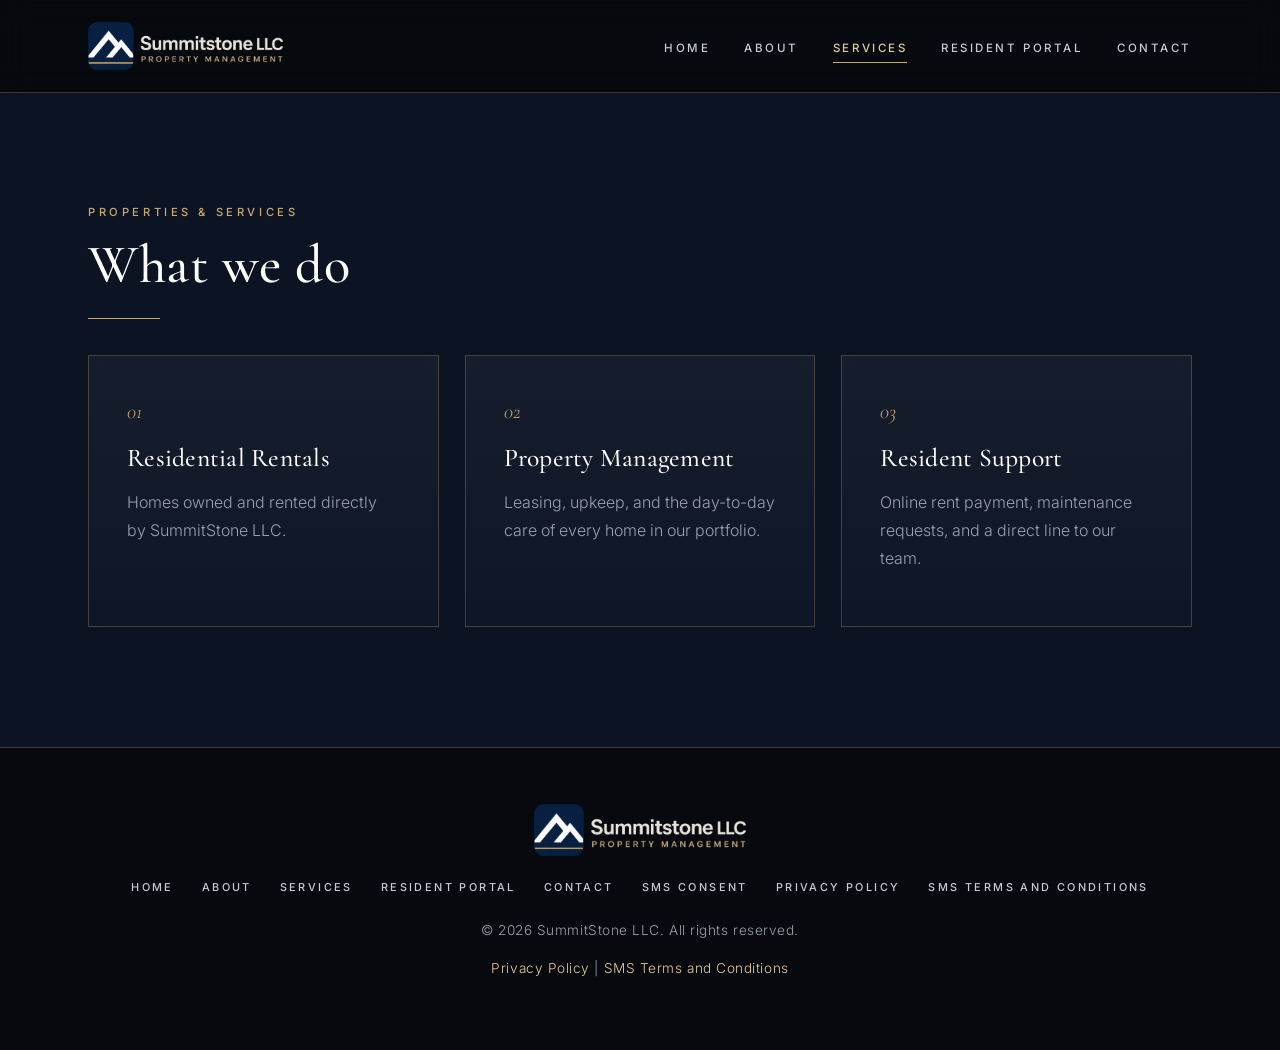
<file: summitstone/services.html>
<!DOCTYPE html>
<html lang="en"><head><meta charset="utf-8"><meta name="viewport" content="width=device-width, initial-scale=1">
<title>Services | SummitStone LLC</title>
<meta name="description" content="Residential rentals, property management and resident support from SummitStone LLC.">
<link rel="icon" href="assets/logo.png">
<link rel="preconnect" href="https://fonts.googleapis.com"><link rel="preconnect" href="https://fonts.gstatic.com" crossorigin>
<link href="https://fonts.googleapis.com/css2?family=Cormorant+Garamond:ital,wght@0,500;0,600;1,500&family=Inter:wght@300;400;500;600&display=swap" rel="stylesheet">
<link rel="stylesheet" href="style.css"></head>
<body>
<a class="skip" href="#main">Skip to content</a>
<header class="topbar" id="top"><div class="wrap bar">
<a href="index.html" class="brand" aria-label="SummitStone LLC home"><img class="logo" src="assets/logo-light.png" alt="SummitStone LLC, Property Management" width="1107" height="272"></a>
<button class="menu-btn" aria-expanded="false" aria-controls="nav" aria-label="Open menu"><span></span><span></span><span></span></button>
<nav id="nav" aria-label="Main"><a href="index.html">Home</a><a href="about.html">About</a><a href="services.html" class="active" aria-current="page">Services</a><a href="resident-portal.html">Resident Portal</a><a href="contact.html">Contact</a></nav>
</div></header>
<main id="main">
<section id="services" class="block first alt"><div class="wrap">
<p class="eyebrow reveal">Properties &amp; Services</p><h2 class="reveal">What we do</h2><span class="rule reveal" aria-hidden="true"></span>
<div class="cards">
<article class="card reveal"><span class="pnum">01</span><h3>Residential Rentals</h3><p>Homes owned and rented directly by SummitStone LLC.</p></article>
<article class="card reveal"><span class="pnum">02</span><h3>Property Management</h3><p>Leasing, upkeep, and the day-to-day care of every home in our portfolio.</p></article>
<article class="card reveal"><span class="pnum">03</span><h3>Resident Support</h3><p>Online rent payment, maintenance requests, and a direct line to our team.</p></article>
</div></div></section>
</main>
<footer class="foot"><div class="wrap"><img src="assets/logo-light.png" alt="SummitStone LLC" class="foot-logo" width="1107" height="272">
<nav class="foot-nav" aria-label="Footer"><a href="index.html">Home</a><a href="about.html">About</a><a href="services.html">Services</a><a href="resident-portal.html">Resident Portal</a><a href="contact.html">Contact</a><a href="sms-consent.html">SMS Consent</a><a href="privacy.html">Privacy Policy</a><a href="terms.html">SMS Terms and Conditions</a></nav>
<p>&copy; 2026 SummitStone LLC. All rights reserved.</p><p><a href="privacy.html">Privacy Policy</a> | <a href="terms.html">SMS Terms and Conditions</a></p></div></footer>
<script src="main.js"></script>
</body></html>
</file>
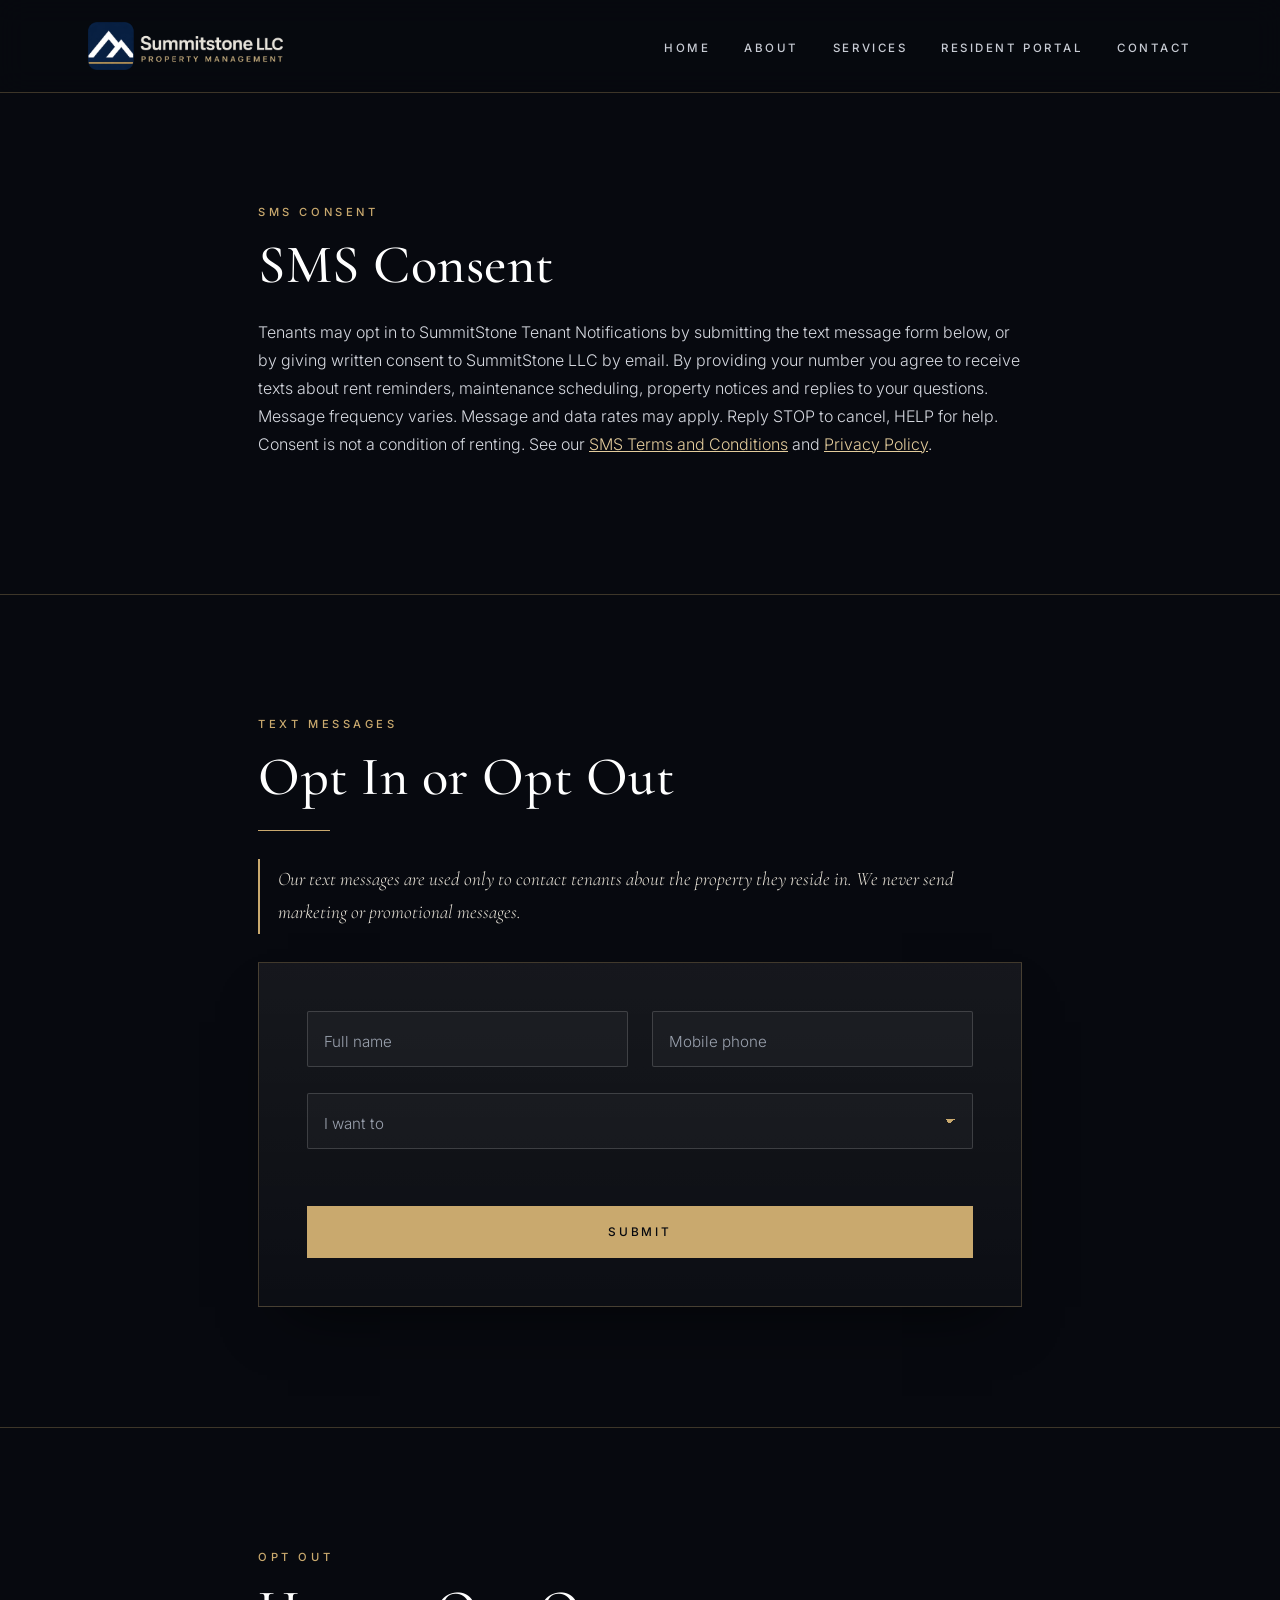
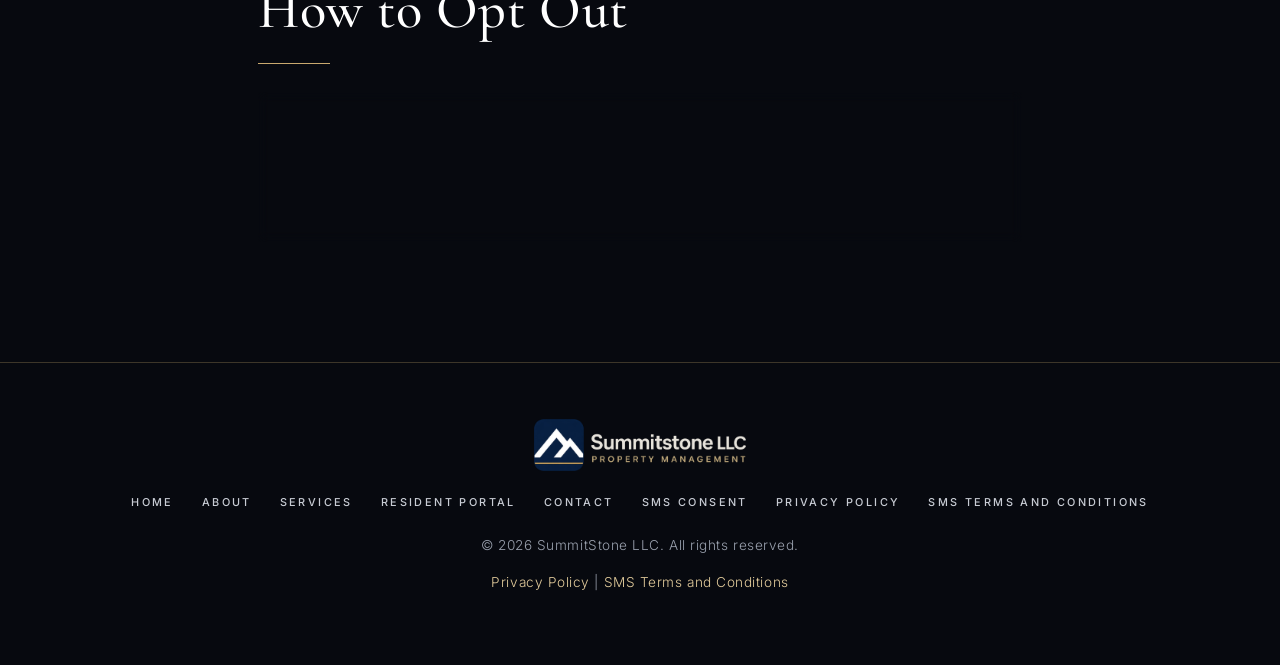
<file: summitstone/sms-consent.html>
<!DOCTYPE html>
<html lang="en"><head><meta charset="utf-8"><meta name="viewport" content="width=device-width, initial-scale=1">
<title>SMS Consent | SummitStone LLC</title>
<meta name="description" content="SummitStone Tenant Notifications SMS consent.">
<link rel="icon" href="assets/logo.png">
<link rel="preconnect" href="https://fonts.googleapis.com"><link rel="preconnect" href="https://fonts.gstatic.com" crossorigin>
<link href="https://fonts.googleapis.com/css2?family=Cormorant+Garamond:ital,wght@0,500;0,600;1,500&family=Inter:wght@300;400;500;600&display=swap" rel="stylesheet">
<link rel="stylesheet" href="style.css"></head>
<body>
<a class="skip" href="#main">Skip to content</a>
<header class="topbar" id="top"><div class="wrap bar">
<a href="index.html" class="brand" aria-label="SummitStone LLC home"><img class="logo" src="assets/logo-light.png" alt="SummitStone LLC, Property Management" width="1107" height="272"></a>
<button class="menu-btn" aria-expanded="false" aria-controls="nav" aria-label="Open menu"><span></span><span></span><span></span></button>
<nav id="nav" aria-label="Main"><a href="index.html">Home</a><a href="about.html">About</a><a href="services.html">Services</a><a href="resident-portal.html">Resident Portal</a><a href="contact.html">Contact</a></nav>
</div></header>
<main id="main">
<section id="sms-consent" class="block first"><div class="wrap narrow reveal">
<p class="eyebrow">SMS Consent</p><h2>SMS Consent</h2>
<p>Tenants may opt in to SummitStone Tenant Notifications by submitting the text message form below, or by giving written consent to SummitStone LLC by email. By providing your number you agree to receive texts about rent reminders, maintenance scheduling, property notices and replies to your questions. Message frequency varies. Message and data rates may apply. Reply STOP to cancel, HELP for help. Consent is not a condition of renting. See our <a href="terms.html">SMS Terms and Conditions</a> and <a href="privacy.html">Privacy Policy</a>.</p>
</div></section>
<section id="sms-optin" class="block"><div class="wrap narrow reveal">
<p class="eyebrow">Text Messages</p><h2>Opt In or Opt Out</h2><span class="rule" aria-hidden="true"></span>
<p class="sms-promise">Our text messages are used only to contact tenants about the property they reside in. We never send marketing or promotional messages.</p>
<div class="fcard">
<form id="sms-form" class="cform" action="https://formsubmit.co/ajax/387cb8ccd90eba621fe9650d5a307b72" method="POST" novalidate>
<input type="hidden" name="_subject" value="SMS opt-in/opt-out request">
<input type="hidden" name="_template" value="table">
<input type="hidden" name="_captcha" value="false">
<div class="hp" aria-hidden="true"><label>Leave this field empty<input type="text" name="_honey" tabindex="-1" autocomplete="off"></label></div>
<div class="frow">
<div class="fl"><input id="sf-name" name="name" type="text" autocomplete="name" placeholder=" " required aria-describedby="e-sname"><label for="sf-name">Full name</label><p class="emsg" id="e-sname">Please enter your name.</p></div>
<div class="fl"><input id="sf-phone" name="mobile_phone" type="tel" autocomplete="tel" placeholder=" " required pattern="[0-9()+. \-]{10,}" aria-describedby="e-sphone"><label for="sf-phone">Mobile phone</label><p class="emsg" id="e-sphone">Please enter a valid mobile number.</p></div>
</div>
<div class="fl sel"><select id="sf-choice" name="request" required aria-describedby="e-schoice"><option value="" selected disabled hidden></option><option>Opt in to text messages</option><option>Opt out of text messages</option></select><label for="sf-choice">I want to</label><p class="emsg" id="e-schoice">Please choose an option.</p></div>
<label class="chk" id="sf-consent-wrap" hidden><input type="checkbox" id="sf-consent" name="sms_consent" value="Yes, agreed to receive text messages"><span>I agree to receive text messages from SummitStone LLC about my tenancy, maintenance, and account. Message frequency varies. Message and data rates may apply. Reply STOP to opt out, HELP for help. Consent is not a condition of service. See our <a href="terms.html">SMS Terms</a> and <a href="privacy.html">Privacy Policy</a>.</span></label>
<p class="ferr" role="alert" aria-live="assertive"></p>
<button type="submit" class="btn gold-btn fsubmit"><span class="btxt">Submit</span><span class="spin" aria-hidden="true"></span></button>
</form>
<div class="thanks" id="sf-thanks" tabindex="-1" hidden>
<svg viewBox="0 0 48 48" class="tick" aria-hidden="true"><circle cx="24" cy="24" r="22"/><path d="M15 24.5l6 6 12-13"/></svg>
<p class="eyebrow">Request received</p><h3>Thank you</h3><span class="rule" aria-hidden="true"></span>
<p id="sf-thanks-msg">Your request has been received by SummitStone LLC.</p>
</div></div>
</div></section>
<section id="opt-out" class="block"><div class="wrap narrow reveal">
<p class="eyebrow">Opt Out</p><h2>How to Opt Out</h2><span class="rule" aria-hidden="true"></span>
<div class="card optout">
<p>Reply <strong>STOP</strong> (or UNSUBSCRIBE, CANCEL, END, QUIT) to any message to stop texts. Reply <strong>HELP</strong> for help, or contact <a href="mailto:val.khazin@summitstone-llc.com">val.khazin@summitstone-llc.com</a> / <a href="tel:+13322961231">(332) 296-1231</a>.</p>
</div>
</div></section>
</main>
<footer class="foot"><div class="wrap"><img src="assets/logo-light.png" alt="SummitStone LLC" class="foot-logo" width="1107" height="272">
<nav class="foot-nav" aria-label="Footer"><a href="index.html">Home</a><a href="about.html">About</a><a href="services.html">Services</a><a href="resident-portal.html">Resident Portal</a><a href="contact.html">Contact</a><a href="sms-consent.html">SMS Consent</a><a href="privacy.html">Privacy Policy</a><a href="terms.html">SMS Terms and Conditions</a></nav>
<p>&copy; 2026 SummitStone LLC. All rights reserved.</p><p><a href="privacy.html">Privacy Policy</a> | <a href="terms.html">SMS Terms and Conditions</a></p></div></footer>
<script src="main.js"></script>
<script src="sms.js"></script>
</body></html>
</file>
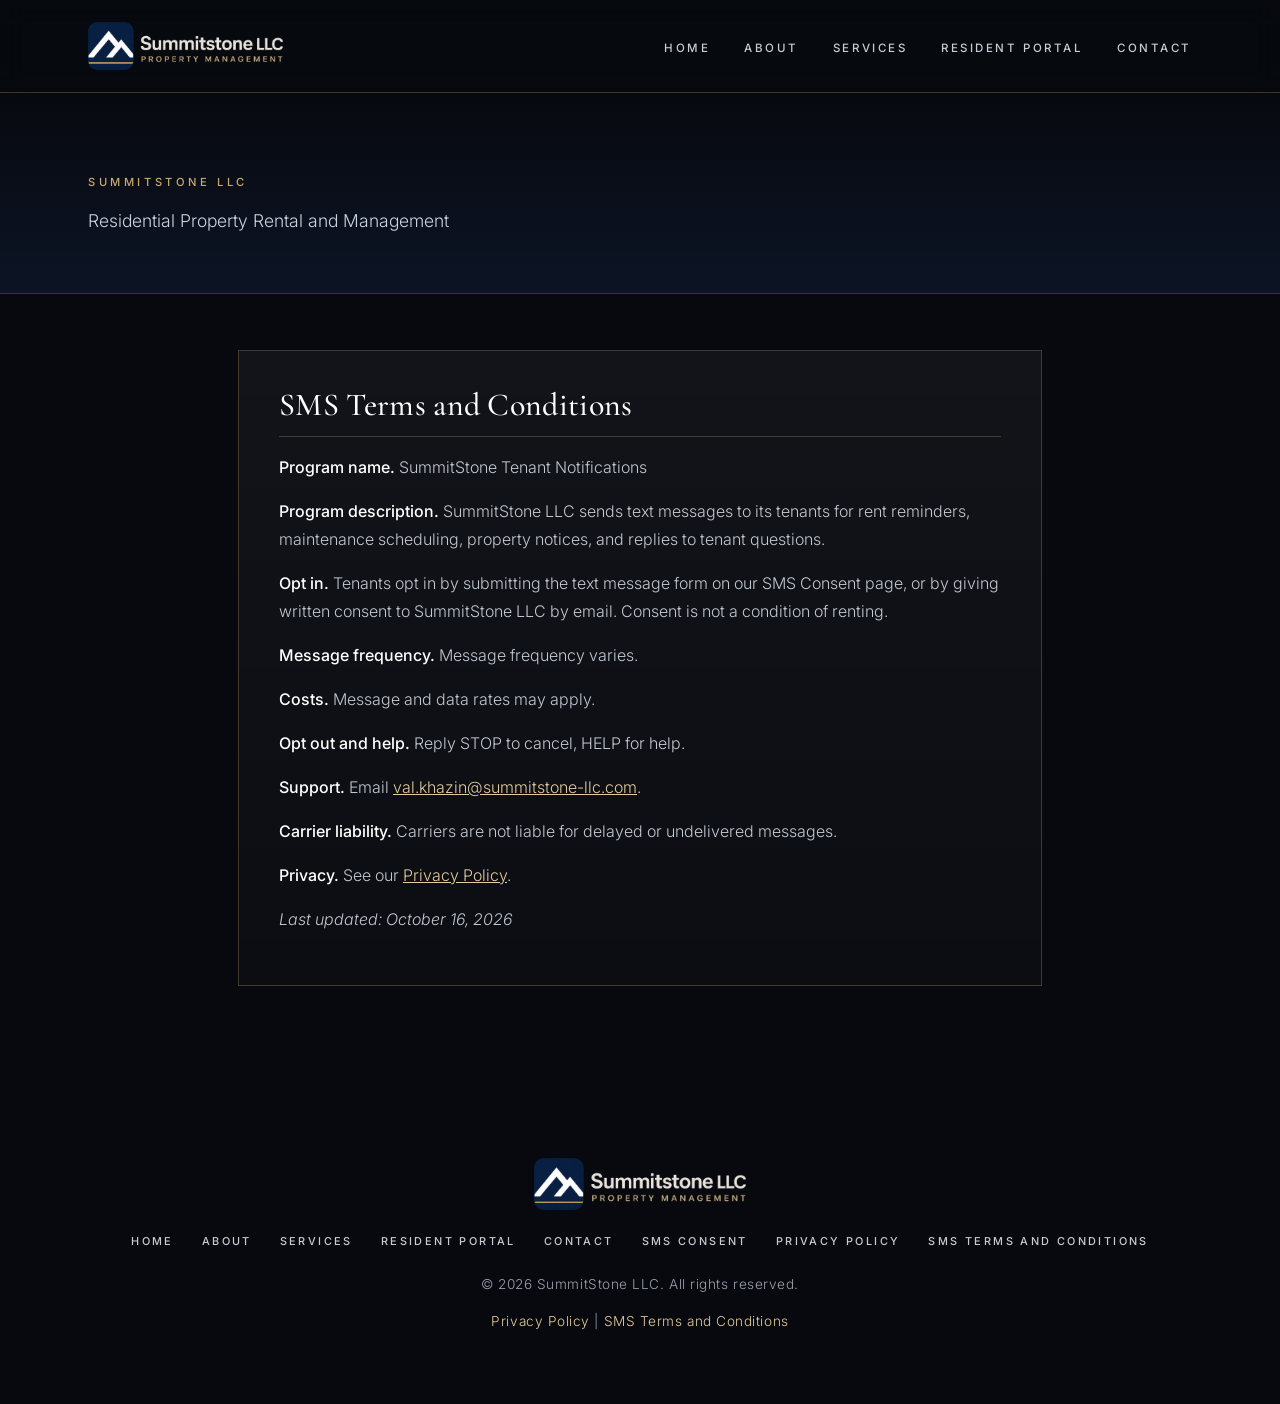
<file: summitstone/terms.html>
<!DOCTYPE html>
<html lang="en"><head><meta charset="utf-8"><meta name="viewport" content="width=device-width, initial-scale=1">
<title>SummitStone LLC | SMS Terms and Conditions</title>
<meta name="description" content="SummitStone LLC provides residential property rental and management services.">
<link rel="icon" href="assets/logo.png">
<link href="https://fonts.googleapis.com/css2?family=Cormorant+Garamond:ital,wght@0,500;0,600;1,500&family=Inter:wght@300;400;500;600&display=swap" rel="stylesheet">
<link rel="stylesheet" href="style.css"></head>
<body>
<a class="skip" href="#main">Skip to content</a>
<header class="topbar" id="top"><div class="wrap bar">
<a href="index.html" class="brand" aria-label="SummitStone LLC home"><img class="logo" src="assets/logo-light.png" alt="SummitStone LLC, Property Management" width="1107" height="272"></a>
<button class="menu-btn" aria-expanded="false" aria-controls="nav" aria-label="Open menu"><span></span><span></span><span></span></button>
<nav id="nav" aria-label="Main"><a href="index.html">Home</a><a href="about.html">About</a><a href="services.html">Services</a><a href="resident-portal.html">Resident Portal</a><a href="contact.html">Contact</a></nav>
</div></header>
<div class="legal-hero"><div class="wrap"><p class="eyebrow">SummitStone LLC</p><p style="margin:0;font-size:1.1rem;color:#cbd5e1">Residential Property Rental and Management</p></div></div>
<main class="legal" id="main"><section id="terms"><h2>SMS Terms and Conditions</h2>
<p><strong>Program name.</strong> SummitStone Tenant Notifications</p>
<p><strong>Program description.</strong> SummitStone LLC sends text messages to its tenants for rent reminders, maintenance scheduling, property notices, and replies to tenant questions.</p>
<p><strong>Opt in.</strong> Tenants opt in by submitting the text message form on our SMS Consent page, or by giving written consent to SummitStone LLC by email. Consent is not a condition of renting.</p>
<p><strong>Message frequency.</strong> Message frequency varies.</p>
<p><strong>Costs.</strong> Message and data rates may apply.</p>
<p><strong>Opt out and help.</strong> Reply STOP to cancel, HELP for help.</p>
<p><strong>Support.</strong> Email <a href="mailto:val.khazin@summitstone-llc.com">val.khazin@summitstone-llc.com</a>.</p>
<p><strong>Carrier liability.</strong> Carriers are not liable for delayed or undelivered messages.</p>
<p><strong>Privacy.</strong> See our <a href="privacy.html">Privacy Policy</a>.</p>
<p><em>Last updated: October 16, 2026</em></p></section>
</main>
<footer class="foot"><div class="wrap"><img src="assets/logo-light.png" alt="SummitStone LLC" class="foot-logo" width="1107" height="272">
<nav class="foot-nav" aria-label="Footer"><a href="index.html">Home</a><a href="about.html">About</a><a href="services.html">Services</a><a href="resident-portal.html">Resident Portal</a><a href="contact.html">Contact</a><a href="sms-consent.html">SMS Consent</a><a href="privacy.html">Privacy Policy</a><a href="terms.html">SMS Terms and Conditions</a></nav>
<p>&copy; 2026 SummitStone LLC. All rights reserved.</p><p><a href="privacy.html">Privacy Policy</a> | <a href="terms.html">SMS Terms and Conditions</a></p></div></footer>
<script src="main.js"></script>
</body></html>
</file>
<file: summitstone/style.css>
:root{--black:#07090f;--navy:#0c1424;--navy2:#111c32;--gold:#c9a96e;--gold2:#e3cc9c;--ivory:#f7f4ee;--line:rgba(201,169,110,.28);--text:#d6d9e0;--muted:#9aa1ae}
*{box-sizing:border-box}html{scroll-behavior:smooth;scroll-padding-top:84px}
body{margin:0;font-family:Inter,system-ui,-apple-system,"Segoe UI",Arial,sans-serif;font-weight:300;color:var(--text);background:var(--black);line-height:1.75;-webkit-font-smoothing:antialiased}
h1,h2,h3,h4{font-family:"Cormorant Garamond",Georgia,serif;font-weight:500;line-height:1.1;margin:0 0 .4em;color:#fff;letter-spacing:.01em}
a{color:var(--gold2)}a:focus-visible,button:focus-visible{outline:2px solid var(--gold2);outline-offset:4px}
.skip{position:absolute;left:-999px;top:0;background:var(--gold);color:var(--black);padding:10px 16px;z-index:100}.skip:focus{left:10px}
.wrap{max-width:1160px;margin:0 auto;padding:0 28px}.narrow{max-width:820px}
.topbar{position:sticky;top:0;z-index:50;background:rgba(7,9,15,.78);backdrop-filter:blur(14px);-webkit-backdrop-filter:blur(14px);border-bottom:1px solid var(--line);transition:background .6s}
.topbar.scrolled{background:rgba(7,9,15,.94)}
.bar{display:flex;align-items:center;justify-content:space-between;height:78px}
nav a{color:#c8ccd4;text-decoration:none;margin-left:34px;font-size:.72rem;font-weight:500;letter-spacing:.22em;text-transform:uppercase;position:relative;transition:color .5s}
nav a::after{content:"";position:absolute;left:0;bottom:-8px;width:0;height:1px;background:var(--gold);transition:width .6s ease}
nav a:hover{color:var(--gold2)}nav a:hover::after{width:100%}
.menu-btn{display:none;background:none;border:0;cursor:pointer;padding:8px}.menu-btn span{display:block;width:24px;height:1px;background:var(--gold2);margin:6px 0}
.hero{position:relative;overflow:hidden;padding:170px 0 180px;background:
linear-gradient(180deg,var(--black) 0%,var(--navy) 100%);border-bottom:1px solid var(--line)}
.hero::before{content:"";position:absolute;inset:0;background:repeating-linear-gradient(115deg,rgba(255,255,255,.018) 0 1px,transparent 1px 90px);pointer-events:none}
.hero h1{font-size:clamp(2.8rem,7vw,5.6rem);font-weight:500}.gold{color:var(--gold2);font-style:italic}
.hero .lead{max-width:600px;font-size:1.12rem;color:#b9bfca}
.hero-glow{display:none}
.rule{display:block;width:72px;height:1px;background:var(--gold);margin:22px 0 28px}
.eyebrow{text-transform:uppercase;letter-spacing:.32em;font-size:.7rem;font-weight:500;color:var(--gold);margin:0 0 1.2em}
.cta{margin-top:40px;display:flex;gap:16px;flex-wrap:wrap}
.btn{display:inline-block;padding:15px 34px;border-radius:0;text-decoration:none;font-size:.74rem;font-weight:500;letter-spacing:.24em;text-transform:uppercase;transition:all .6s ease}
.gold-btn{background:var(--gold);color:var(--black);border:1px solid var(--gold)}.gold-btn:hover{background:transparent;color:var(--gold2)}
.ghost{border:1px solid rgba(255,255,255,.35);color:#fff}.ghost:hover{border-color:var(--gold);color:var(--gold2)}
.block{padding:120px 0;border-bottom:1px solid var(--line);background:var(--black)}.alt{background:var(--navy)}
h2{font-size:clamp(2.2rem,4.5vw,3.4rem)}
.grid2{display:grid;grid-template-columns:1fr 1.3fr;gap:64px;align-items:center}.grid2 p{font-size:1.12rem;color:#c3c8d1}
.cards{display:grid;grid-template-columns:repeat(3,1fr);gap:26px;margin-top:36px}
.card,.pcard,.paycard{background:linear-gradient(180deg,rgba(255,255,255,.045),rgba(255,255,255,.015));border:1px solid var(--line);backdrop-filter:blur(6px);padding:38px;transition:border-color .7s,transform .7s,background .7s}
.card:hover,.pcard:hover,.paycard:hover{border-color:var(--gold);transform:translateY(-4px);background:linear-gradient(180deg,rgba(201,169,110,.08),rgba(255,255,255,.02))}
.card h3{font-size:1.6rem}.card p,address{color:var(--muted);font-style:normal}
.pnum{display:block;font-family:"Cormorant Garamond",serif;font-style:italic;color:var(--gold);font-size:1.3rem;margin-bottom:14px}
.portal{background:var(--navy)}
.portal-grid{display:grid;grid-template-columns:repeat(3,1fr);gap:26px;margin:40px 0 70px}
.pcard{display:flex;flex-direction:column;gap:4px;color:#fff;text-decoration:none}
.pcard strong{font-family:"Cormorant Garamond",serif;font-weight:500;font-size:1.8rem}.pcard span:last-child{color:var(--muted);font-size:.92rem}
.pay{border-top:1px solid var(--line);padding-top:60px}.pay h3{font-size:2.2rem}
.pay-grid{display:grid;grid-template-columns:1fr 1.25fr;gap:26px;margin:30px 0 24px}
.paycard h4{font-size:1.7rem}.paycard p{color:#b9bfca}.opt{font-size:.68rem;letter-spacing:.3em;text-transform:uppercase;color:var(--gold)}
.zelle{display:flex;gap:30px;align-items:center;justify-content:space-between}.zaddr{font-size:1.05rem;word-break:break-all}
.qr{width:180px;height:180px;background:#fff;padding:10px;border:1px solid var(--gold);flex:none;image-rendering:pixelated}
.small{font-size:.82rem}.muted{color:var(--muted)}
.foot{background:var(--black);color:var(--muted);text-align:center;padding:56px 0;font-size:.85rem;letter-spacing:.04em}.foot a{color:var(--gold2);text-decoration:none}
.foot-logo{height:38px;background:var(--ivory);padding:6px 12px;border-radius:2px;margin-bottom:10px}
.reveal{opacity:0;transform:translateY(16px);transition:opacity 1.4s ease,transform 1.4s ease}.reveal.in{opacity:1;transform:none}
/* legal */
.legal-hero{background:linear-gradient(180deg,var(--black),var(--navy));padding:80px 0 56px;border-bottom:1px solid var(--line)}
.legal{max-width:860px;margin:0 auto;padding:56px 28px 90px}
.legal section{background:linear-gradient(180deg,rgba(255,255,255,.045),rgba(255,255,255,.015));border:1px solid var(--line);padding:36px 40px;margin:0 0 26px}
.legal h2{font-size:2rem;padding-bottom:14px;border-bottom:1px solid var(--line)}.legal p,.legal li{color:#c3c8d1}.legal strong{color:#fff;font-weight:500}
@media (max-width:900px){.menu-btn{display:block}
nav{position:absolute;top:78px;left:0;right:0;background:var(--black);border-bottom:1px solid var(--line);display:none;flex-direction:column;padding:14px 28px 24px}nav.open{display:flex}
nav a{margin:12px 0}.grid2,.cards,.portal-grid,.pay-grid{grid-template-columns:1fr}.zelle{flex-direction:column;align-items:flex-start}
.hero{padding:110px 0 120px}.block{padding:80px 0}.card,.pcard,.paycard{padding:28px}.legal section{padding:26px}}
@media (prefers-reduced-motion:reduce){html{scroll-behavior:auto}*{transition:none!important}.reveal{opacity:1;transform:none}}
.about-contact{margin-top:18px;font-size:1rem}.about-contact .opt{margin-right:12px}
/* logo */
.bar{height:92px}.brand{display:flex;align-items:center;line-height:0}
.logo{height:48px;width:auto;display:block}
.foot-logo{height:52px;width:auto;margin:0 auto 22px;display:block}
html{scroll-padding-top:100px}
/* contact */
.contact-grid{display:grid;grid-template-columns:1fr 1.25fr;gap:72px;align-items:start}
.clist{list-style:none;padding:0;margin:40px 0 0}
.clist li{display:flex;gap:20px;align-items:flex-start;padding:22px 0;border-top:1px solid var(--line)}.clist li:last-child{border-bottom:1px solid var(--line)}
.clist svg{width:26px;height:26px;flex:none;fill:none;stroke:var(--gold);stroke-width:1.1;stroke-linecap:round;stroke-linejoin:round;margin-top:3px}
.clist .opt{display:block;margin-bottom:4px}.clist a{color:#fff;text-decoration:none;border-bottom:1px solid transparent;transition:border-color .5s}.clist a:hover{border-color:var(--gold)}
.clist address{color:#c3c8d1;font-style:normal}
.fcard{background:linear-gradient(180deg,rgba(255,255,255,.06),rgba(255,255,255,.02));border:1px solid var(--line);padding:48px;box-shadow:0 30px 60px -30px rgba(0,0,0,.7)}
.fhead{font-size:2rem;margin-bottom:28px}
.frow{display:grid;grid-template-columns:1fr 1fr;gap:24px}
.fl{position:relative;margin-bottom:26px}
.fl input,.fl select,.fl textarea{width:100%;background-color:rgba(255,255,255,.03);border:1px solid rgba(255,255,255,.16);color:#fff;font:300 1rem Inter,system-ui,sans-serif;padding:24px 16px 10px;border-radius:2px;transition:border-color .5s,box-shadow .5s,background-color .5s;appearance:none;-webkit-appearance:none}
.fl textarea{resize:vertical;min-height:140px;display:block}
.fl label{position:absolute;left:17px;top:18px;color:var(--muted);font-size:.95rem;pointer-events:none;transition:all .35s ease}
.fl input:focus,.fl select:focus,.fl textarea:focus{outline:none;border-color:var(--gold);background-color:rgba(201,169,110,.05);box-shadow:0 0 0 3px rgba(201,169,110,.18)}
.fl input:focus+label,.fl input:not(:placeholder-shown)+label,.fl textarea:focus+label,.fl textarea:not(:placeholder-shown)+label,.fl select:focus+label,.fl select:valid+label{top:7px;font-size:.62rem;letter-spacing:.24em;text-transform:uppercase;color:var(--gold)}
.sel select{cursor:pointer;background-image:linear-gradient(45deg,transparent 50%,var(--gold) 50%),linear-gradient(135deg,var(--gold) 50%,transparent 50%);background-position:calc(100% - 22px) 52%,calc(100% - 17px) 52%;background-size:5px 5px;background-repeat:no-repeat}
.sel select option{background:var(--navy);color:#fff}
.opt-l{text-transform:none;letter-spacing:0;color:var(--muted)}
.emsg{display:none;color:#e9b7a3;font-size:.8rem;margin:6px 2px 0}
.fl.invalid input,.fl.invalid select,.fl.invalid textarea{border-color:#c98a74}.fl.invalid .emsg,.radios.invalid .emsg{display:block}
.radios{border:0;padding:0;margin:4px 0 22px;display:flex;flex-wrap:wrap;gap:12px 28px;align-items:center}
.radios legend{font-size:.66rem;letter-spacing:.26em;text-transform:uppercase;color:var(--gold);margin-bottom:12px;padding:0}
.rad{display:flex;align-items:center;gap:10px;cursor:pointer;color:#d6d9e0}
.rad input{appearance:none;-webkit-appearance:none;width:18px;height:18px;border:1px solid var(--gold);border-radius:50%;margin:0;display:grid;place-items:center;transition:box-shadow .4s}
.rad input::after{content:"";width:8px;height:8px;border-radius:50%;background:var(--gold2);transform:scale(0);transition:transform .35s}
.rad input:checked::after{transform:scale(1)}.rad input:focus-visible{outline:none;box-shadow:0 0 0 3px rgba(201,169,110,.3)}
.radios .emsg{flex-basis:100%;margin:0}
.ferr{color:#e9b7a3;font-size:.9rem;min-height:1.2em;margin:0 0 14px}
.fsubmit{width:100%;cursor:pointer;font-family:Inter,sans-serif;display:inline-flex;justify-content:center;align-items:center;gap:12px;padding:18px 34px}
.spin{display:none;width:14px;height:14px;border:1.5px solid currentColor;border-right-color:transparent;border-radius:50%;animation:spin .9s linear infinite}
.fsubmit.loading{cursor:wait;opacity:.85}.fsubmit.loading .spin{display:inline-block}
@keyframes spin{to{transform:rotate(360deg)}}
.thanks{padding:20px 0}.thanks h3{font-size:2.4rem}.thanks:focus{outline:none}
.tick{width:56px;height:56px;fill:none;stroke:var(--gold);stroke-width:1.2;margin-bottom:20px}.tick path{stroke-dasharray:30;stroke-dashoffset:30;animation:draw 1.2s .3s ease forwards}
@keyframes draw{to{stroke-dashoffset:0}}
.hp{position:absolute;left:-9999px;width:1px;height:1px;overflow:hidden}
@media (max-width:900px){.bar{height:74px}.logo{height:36px}nav{top:74px}.foot-logo{height:44px}
.contact-grid{grid-template-columns:1fr;gap:44px}.frow{grid-template-columns:1fr;gap:0}.fcard{padding:28px 22px}}
/* multipage */
nav a.active{color:var(--gold2)}nav a.active::after{width:100%}
.block.first{padding-top:110px}
.teasers{grid-template-columns:repeat(4,1fr)}
.tcard{display:flex;flex-direction:column;text-decoration:none;color:inherit}.tcard p{flex:1}
.more{font-size:.68rem;letter-spacing:.26em;text-transform:uppercase;color:var(--gold);margin-top:14px;transition:letter-spacing .6s}.tcard:hover .more{letter-spacing:.34em}
.sms-note p{color:#b9bfca;font-size:.95rem}
.foot-nav{display:flex;flex-wrap:wrap;justify-content:center;gap:10px 28px;margin:0 0 22px}
.foot-nav a{font-size:.68rem;letter-spacing:.22em;text-transform:uppercase;color:#c8ccd4;margin:0}.foot-nav a::after{display:none}.foot-nav a:hover{color:var(--gold2)}
@media (max-width:1100px){.teasers{grid-template-columns:repeat(2,1fr)}}
@media (max-width:900px){.teasers{grid-template-columns:1fr}.block.first{padding-top:70px}}
.foot-logo{background:none!important;padding:0!important;border-radius:0!important;box-shadow:none!important}
.foot-nav{position:static!important;display:flex!important;flex-direction:row!important;background:none!important;padding:0!important;border:0!important}.foot-nav a{margin:0!important}
.chk{display:flex;gap:14px;align-items:flex-start;margin:6px 0 22px;font-size:.84rem;line-height:1.6;color:#b9bfca;cursor:pointer}
.chk input{appearance:none;-webkit-appearance:none;flex:0 0 18px;width:18px;height:18px;margin:3px 0 0;border:1px solid var(--gold);border-radius:2px;display:grid;place-items:center;transition:box-shadow .4s,background .4s}
.chk input::after{content:"";width:9px;height:5px;border-left:2px solid #0b0d12;border-bottom:2px solid #0b0d12;transform:rotate(-45deg) scale(0);margin-top:-2px;transition:transform .3s}
.chk input:checked{background:var(--gold2)}.chk input:checked::after{transform:rotate(-45deg) scale(1)}
.chk input:focus-visible{outline:none;box-shadow:0 0 0 3px rgba(201,169,110,.3)}
.chk.invalid input{border-color:#c98a74}
.optout{margin-top:10px}.optout p{color:#c8ccd4}.optout p:last-child{margin-bottom:0}
#sms-optin .fcard{margin-top:28px}
.sms-promise{border-left:2px solid var(--gold);padding:4px 0 4px 18px;color:#e6e1d6;font-style:italic;font-family:"Cormorant Garamond",serif;font-size:1.2rem}
.chk[hidden]{display:none}
</file>
